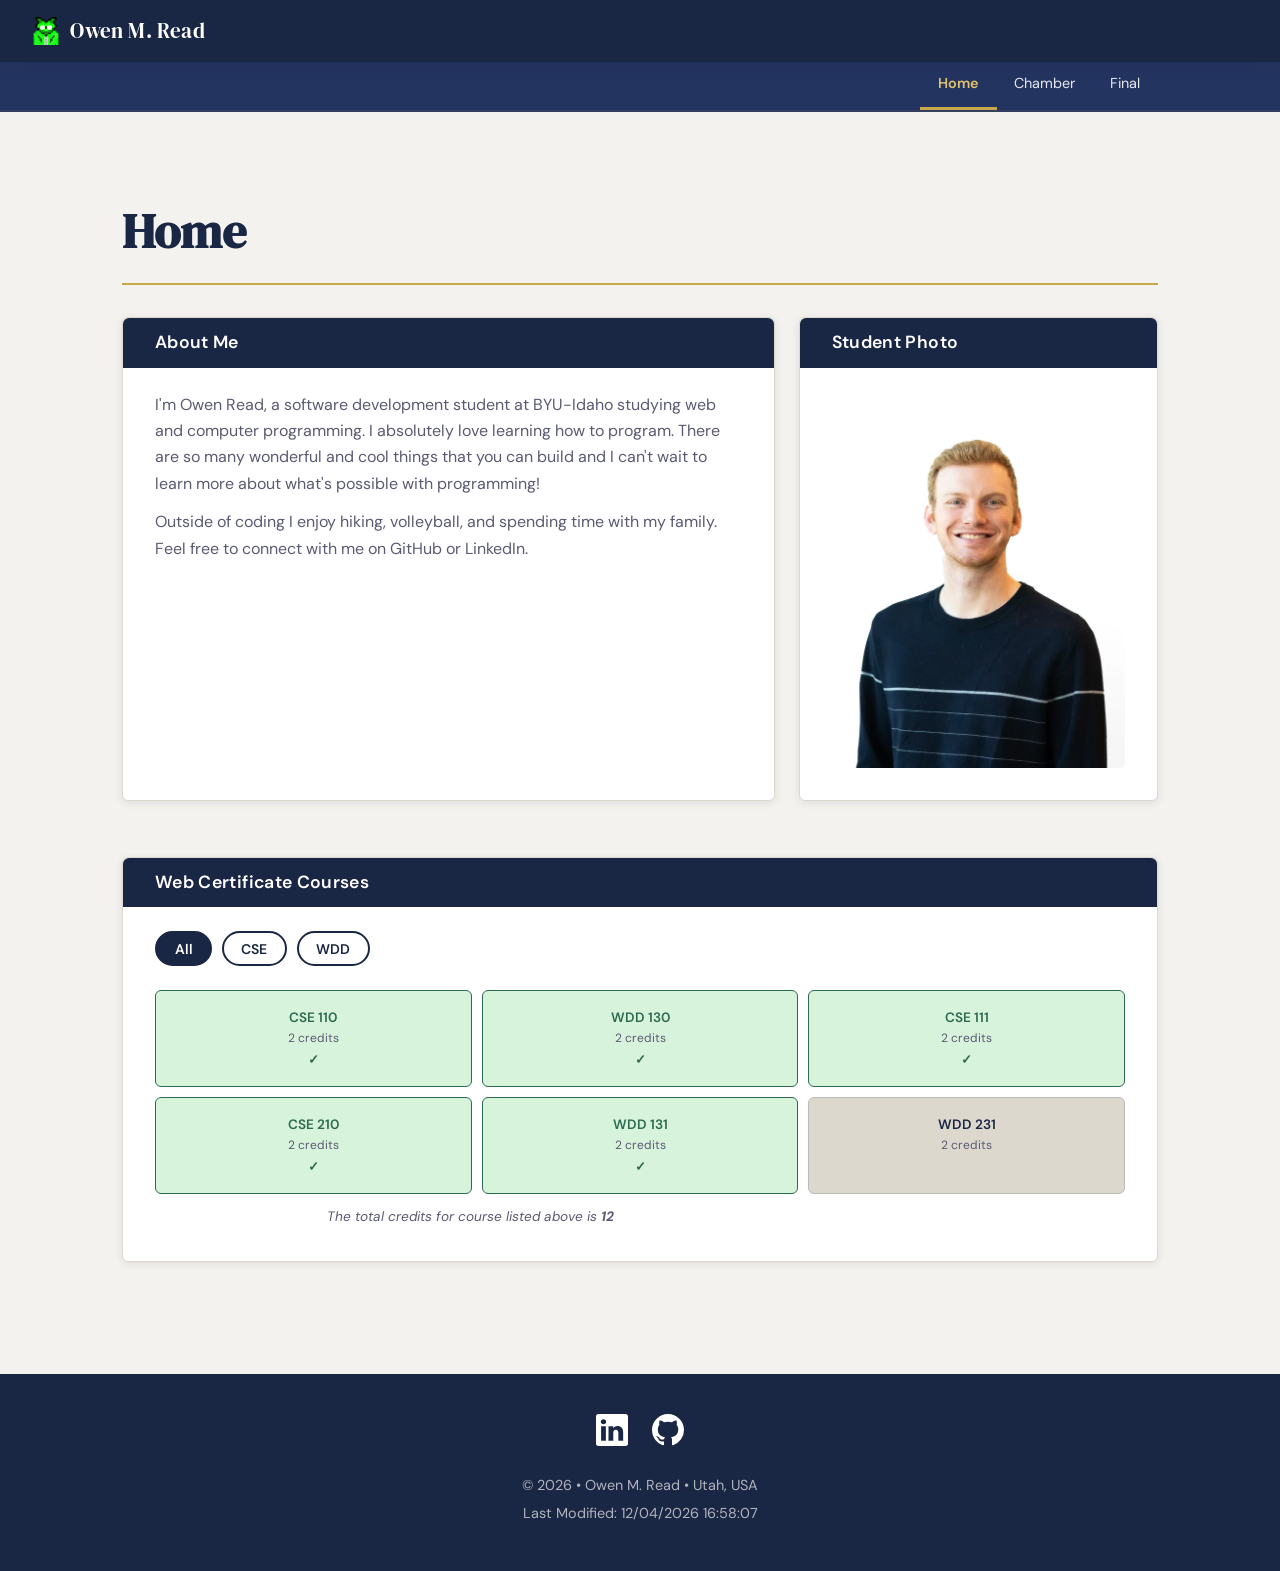
<file: index.html>
<!DOCTYPE html>
<html lang="en">

<head>
    <meta charset="UTF-8">
    <meta name="viewport" content="width=device-width, initial-scale=1.0">
    <meta name="description"
        content="Owen M. Read's WDD 231 course home page showcasing web frontend development skills and coursework at BYU-Idaho.">
    <meta name="author" content="Owen M. Read">
    <title>Owen M. Read | WDD 231</title>
    <link rel="icon" href="favicon.ico">

    <meta property="og:description" content="WDD231 | Owen Read | Welcome to my Web Front End Development Project!">
    <meta property="og:image" content="https://github.com/owenread/wdd231/blob/main/images/og-image.png?raw=true?">
    <meta property="og:title" content="Homepage | WDD231 | Owen Read">

    <link rel="preconnect" href="https://fonts.googleapis.com">
    <link rel="preconnect" href="https://fonts.gstatic.com" crossorigin>
    <link
        href="https://fonts.googleapis.com/css2?family=DM+Sans:ital,opsz,wght@0,9..40,300;0,9..40,400;0,9..40,600;1,9..40,300&family=DM+Serif+Display:ital@0;1&display=swap"
        rel="stylesheet">

    <link rel="stylesheet" href="styles/normalize.css">
    <link rel="stylesheet" href="styles/small.css">
    <link rel="stylesheet" href="styles/larger.css">


    <script src="scripts/navigation.js" defer></script>
    <script src="scripts/date.js" defer></script>
    <script src="scripts/course.js" defer></script>
</head>

<body>
    <header>
        <div class="header-brand">
            <img src="favicon.ico" alt="Site logo" width="32" height="32">
            <span>Owen M. Read</span>
        </div>
        <button id="nav-button" class="hamburger" aria-label="Toggle navigation" aria-expanded="false"></button>
    </header>

    <nav id="nav-bar" class="navigation" aria-label="Main navigation">
        <ul>
            <li class="current"><a href="index.html">Home</a></li>
            <li><a href="chamber/index.html">Chamber</a></li>
            <li><a href="final/index.html">Final</a></li>
        </ul>
    </nav>

    <main>
        <h1>Home</h1>

        <div class="top-row">
            <section class="section-about">
                <h2>About Me</h2>
                <p>I'm Owen Read, a software development student at BYU-Idaho studying web and computer programming. I
                    absolutely love
                    learning how to program. There are so many wonderful and cool things that you can build and I can't
                    wait to learn
                    more about what's possible with programming! </p>
                <p>Outside of coding I enjoy hiking, volleyball, and spending time with my family. Feel free to connect
                    with me on
                    GitHub or LinkedIn.</p>
            </section>

            <section class="section-photo">
                <h2>Student Photo</h2>
                <img src="images/profile.webp" alt="Owen M. Read" width="600" height="769">
            </section>
        </div>

        <section class="section-certifications">
            <h2>Web Certificate Courses</h2>
            <div class="filter-buttons" role="group" aria-label="Filter courses by department">
                <button class="filter-btn active" data-filter="all">All</button>
                <button class="filter-btn" data-filter="CSE">CSE</button>
                <button class="filter-btn" data-filter="WDD">WDD</button>
            </div>
            <div id="course-cards" class="course-grid" aria-live="polite"></div>
            <p class="credit-total">The total credits for course listed above is <strong id="credit-total">0</strong>
            </p>
        </section>
        <dialog id="course-modal">
            <button id="modal-close" aria-label="Close modal">&times;</button>
            <div id="modal-content"></div>
        </dialog>
    </main>

    <footer>
        <div class="social-icons">
            <a href="https://www.linkedin.com/in/owen-read-2b4b21265/" target="_blank" rel="noopener noreferrer"
                aria-label="LinkedIn profile">
                <img src="images/linkedin.svg" alt="LinkedIn" width="32" height="32">
            </a>
            <a href="https://github.com/owenread" target="_blank" rel="noopener noreferrer" aria-label="GitHub profile">
                <img src="images/github.svg" alt="GitHub" width="32" height="32">
            </a>
        </div>
        <p>&copy; <span id="current-year"></span> &bull; Owen M. Read &bull; Utah, USA</p>
        <p id="last-modified">Last Modification: </p>
    </footer>

</body>

</html>
</file>
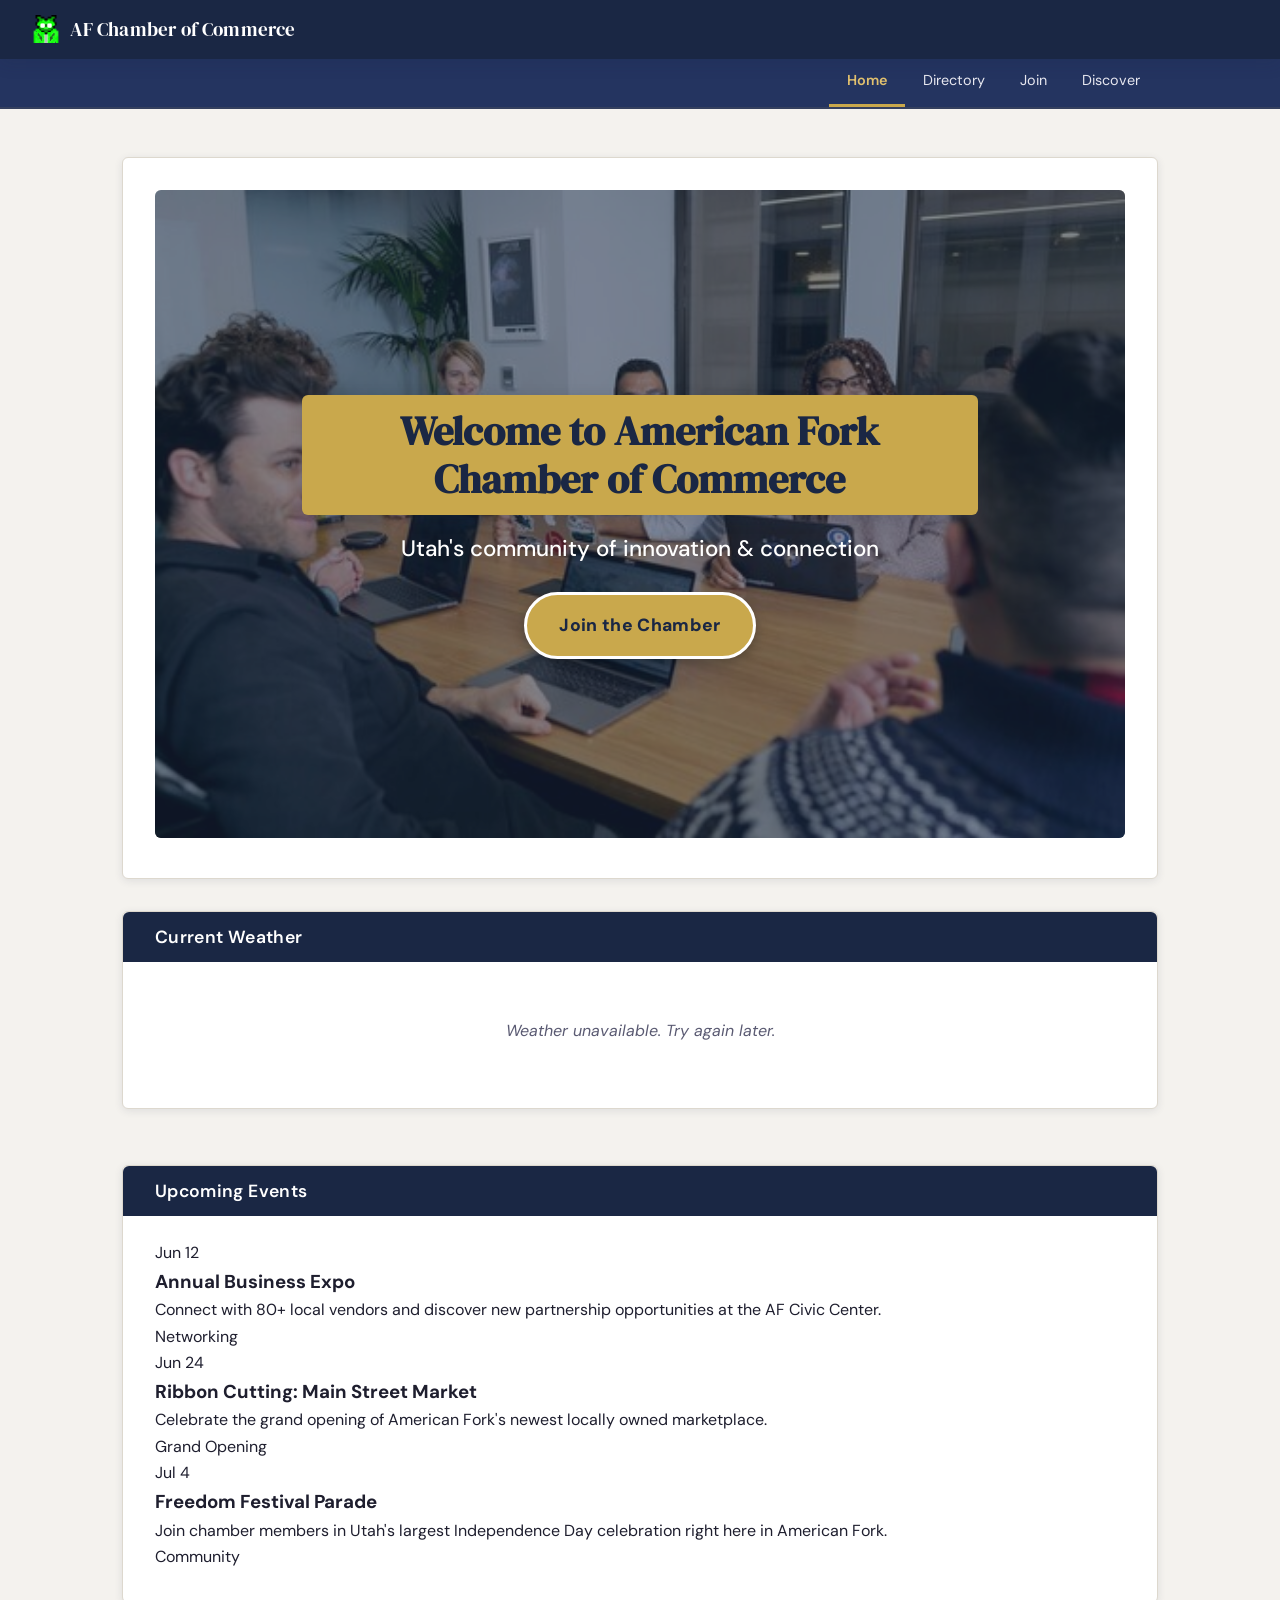
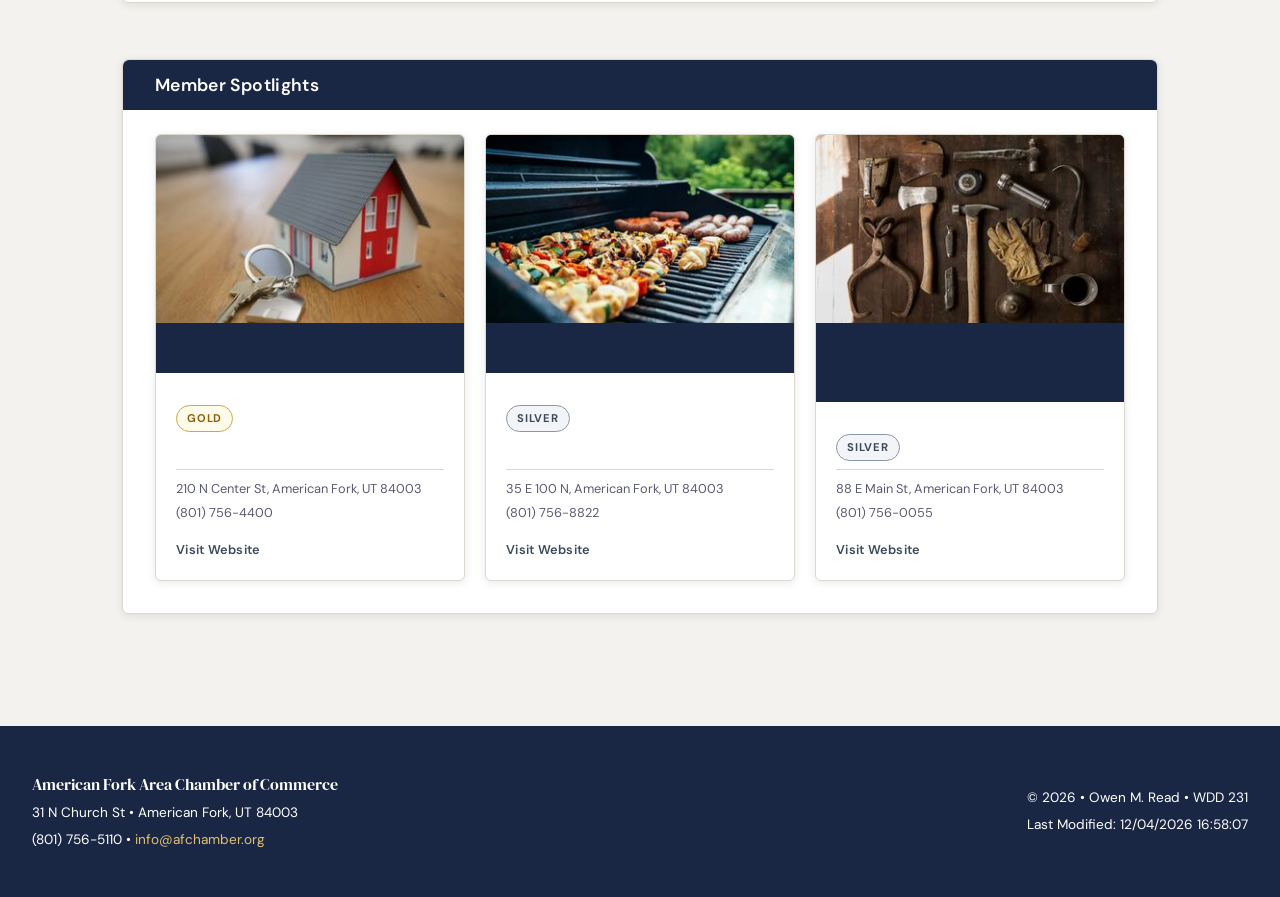
<file: chamber/index.html>
<!DOCTYPE html>
<html lang="en">

<head>
    <meta charset="UTF-8">
    <meta name="viewport" content="width=device-width, initial-scale=1.0">
    <meta name="description"
        content="Welcome to the American Fork Area Chamber of Commerce. Discover local businesses, community events, and join a thriving business network.">
    <meta name="author" content="Owen M. Read">
    <title>Home | American Fork Chamber of Commerce</title>
    <link rel="icon" href="images/favicon.ico">

    <meta property="og:title" content="Home | American Fork Chamber of Commerce">
    <meta property="og:description"
        content="Welcome to the American Fork Area Chamber of Commerce. Discover local businesses, community events, and join a thriving business network.">
    <meta property="og:image" content="https://owenread.github.io/wdd231/chamber/images/commerce.jpg">
    <meta property="og:url" content="https://owenread.github.io/wdd231/chamber/index.html">

    <link rel="preconnect" href="https://fonts.googleapis.com">
    <link rel="preconnect" href="https://fonts.gstatic.com" crossorigin>
    <link
        href="https://fonts.googleapis.com/css2?family=DM+Sans:ital,opsz,wght@0,9..40,300;0,9..40,400;0,9..40,600;1,9..40,300&family=DM+Serif+Display:ital@0;1&display=swap"
        rel="stylesheet">

    <link rel="stylesheet" href="styles/normalize.css">
    <link rel="stylesheet" href="styles/small.css">
    <link rel="stylesheet" href="styles/larger.css">

    <script src="scripts/navigation.js" defer></script>
    <script src="scripts/date.js" defer></script>
    <script src="scripts/weather.js" defer></script>
    <script src="scripts/directory.js" defer></script>
</head>

<body>
    <header>
        <div class="header-brand">
            <img src="images/favicon.ico" alt="American Fork Chamber logo" width="32" height="32">
            <span>AF Chamber of Commerce</span>
        </div>
        <button id="nav-button" class="hamburger" aria-label="Toggle navigation" aria-expanded="false"></button>
    </header>

    <nav id="nav-bar" class="navigation" aria-label="Main navigation">
        <ul>
            <li class="current"><a href="index.html">Home</a></li>
            <li><a href="directory.html">Directory</a></li>
            <li><a href="join.html">Join</a></li>
            <li><a href="discover.html">Discover</a></li>
        </ul>
    </nav>

    <main>

        <section class="hero-section" aria-label="Welcome banner">
            <div class="hero-img-wrap">
                <img src="images/hero.jpg" alt="American Fork city skyline with Mount Timpanogos in the background"
                    width="1200" height="500" loading="eager" class="hero-img">
                <div class="hero-overlay">
                    <div class="hero-content">
                        <h1 class="hero-title">Welcome to American Fork Chamber of Commerce</h1>
                        <p class="hero-subtitle">Utah's community of innovation &amp; connection</p>
                        <a href="join.html" class="cta-btn" aria-label="Join the Chamber of Commerce">
                            Join the Chamber
                        </a>
                    </div>
                </div>
            </div>
        </section>

        <div class="home-grid">

            <section class="weather-section" aria-labelledby="weather-heading">
                <h2 id="weather-heading">Current Weather</h2>
                <div id="weather-display" class="weather-body">
                    <p class="loading-msg">Loading weather&hellip;</p>
                </div>
            </section>

            <section class="events-section" aria-labelledby="events-heading">
                <h2 id="events-heading">Upcoming Events</h2>
                <div class="events-body">

                    <article class="event-card">
                        <div class="event-date">
                            <span class="event-month">Jun</span>
                            <span class="event-day">12</span>
                        </div>
                        <div class="event-info">
                            <h3>Annual Business Expo</h3>
                            <p>Connect with 80+ local vendors and discover new partnership opportunities at the AF Civic
                                Center.</p>
                            <span class="event-tag">Networking</span>
                        </div>
                    </article>

                    <article class="event-card">
                        <div class="event-date">
                            <span class="event-month">Jun</span>
                            <span class="event-day">24</span>
                        </div>
                        <div class="event-info">
                            <h3>Ribbon Cutting: Main Street Market</h3>
                            <p>Celebrate the grand opening of American Fork's newest locally owned marketplace.</p>
                            <span class="event-tag">Grand Opening</span>
                        </div>
                    </article>

                    <article class="event-card">
                        <div class="event-date">
                            <span class="event-month">Jul</span>
                            <span class="event-day">4</span>
                        </div>
                        <div class="event-info">
                            <h3>Freedom Festival Parade</h3>
                            <p>Join chamber members in Utah's largest Independence Day celebration right here in
                                American Fork.</p>
                            <span class="event-tag">Community</span>
                        </div>
                    </article>

                </div>
            </section>

            
            <section class="spotlights-section" aria-labelledby="spotlights-heading">
                <h2 id="spotlights-heading">Member Spotlights</h2>
                <div id="spotlights-display" class="spotlights-body">
                    <p class="loading-msg">Loading spotlights&hellip;</p>
                </div>
            </section>

        </div>

    </main>

    <footer>
        <div class="footer-info">
            <p class="footer-name">American Fork Area Chamber of Commerce</p>
            <p>31 N Church St &bull; American Fork, UT 84003</p>
            <p>(801) 756-5110 &bull; <a href="mailto:info@afchamber.org">info@afchamber.org</a></p>
        </div>
        <div class="footer-meta">
            <p>&copy; <span id="current-year"></span> &bull; Owen M. Read &bull; WDD 231</p>
            <p id="last-modified">Last Modified: </p>
        </div>
    </footer>

</body>

</html>
</file>
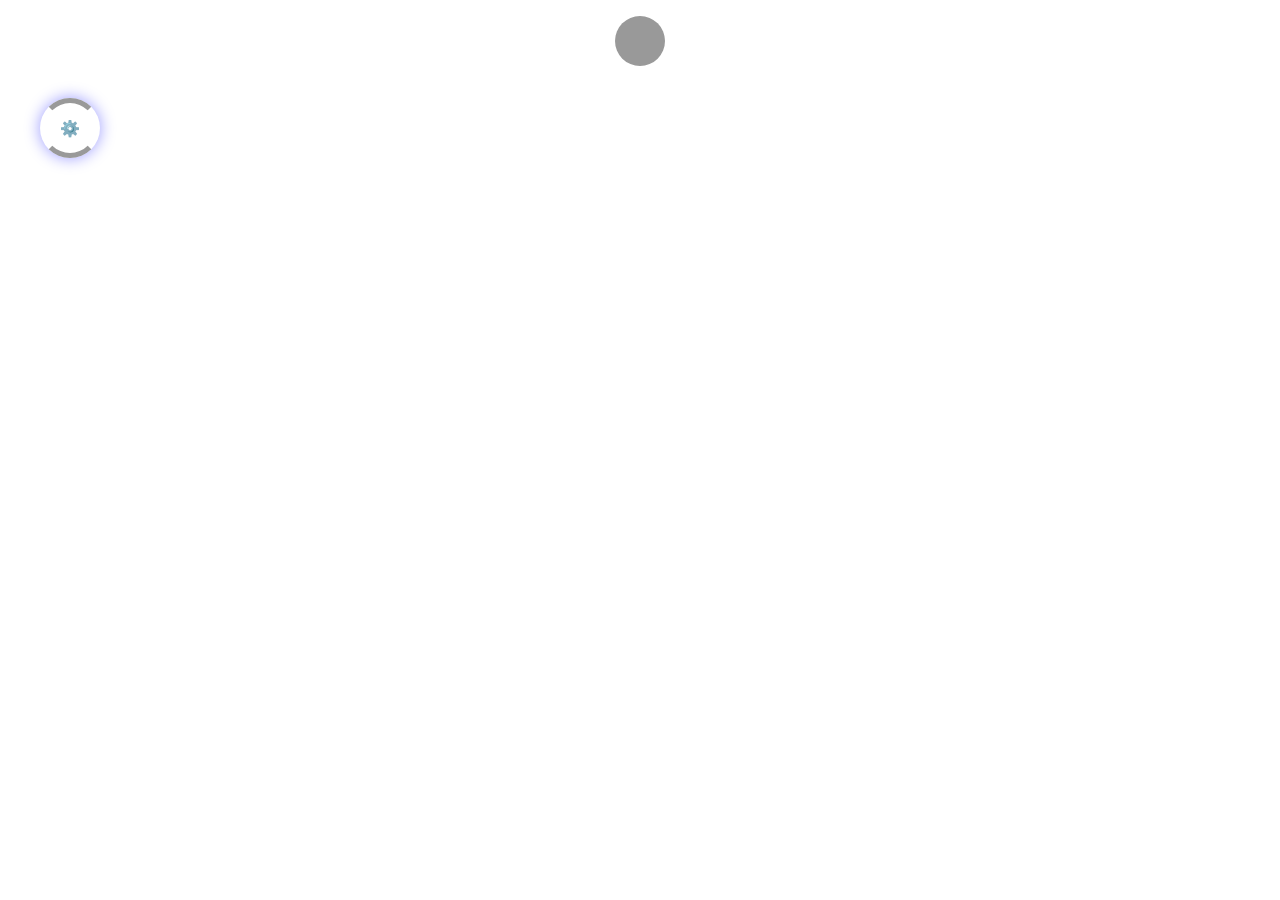
<file: loader-test.html>
<!DOCTYPE html>
<html lang="en">

<head>
    <meta charset="UTF-8">
    <meta name="viewport" content="width=device-width, initial-scale=1.0">
    <title>Document</title>
    <link rel="stylesheet" href="styles/loader-test.css">
</head>

<body>
    <div id="loader-t" class="loader-t"></div>
    <div id="loader"></div>
</body>

</html>
</file>
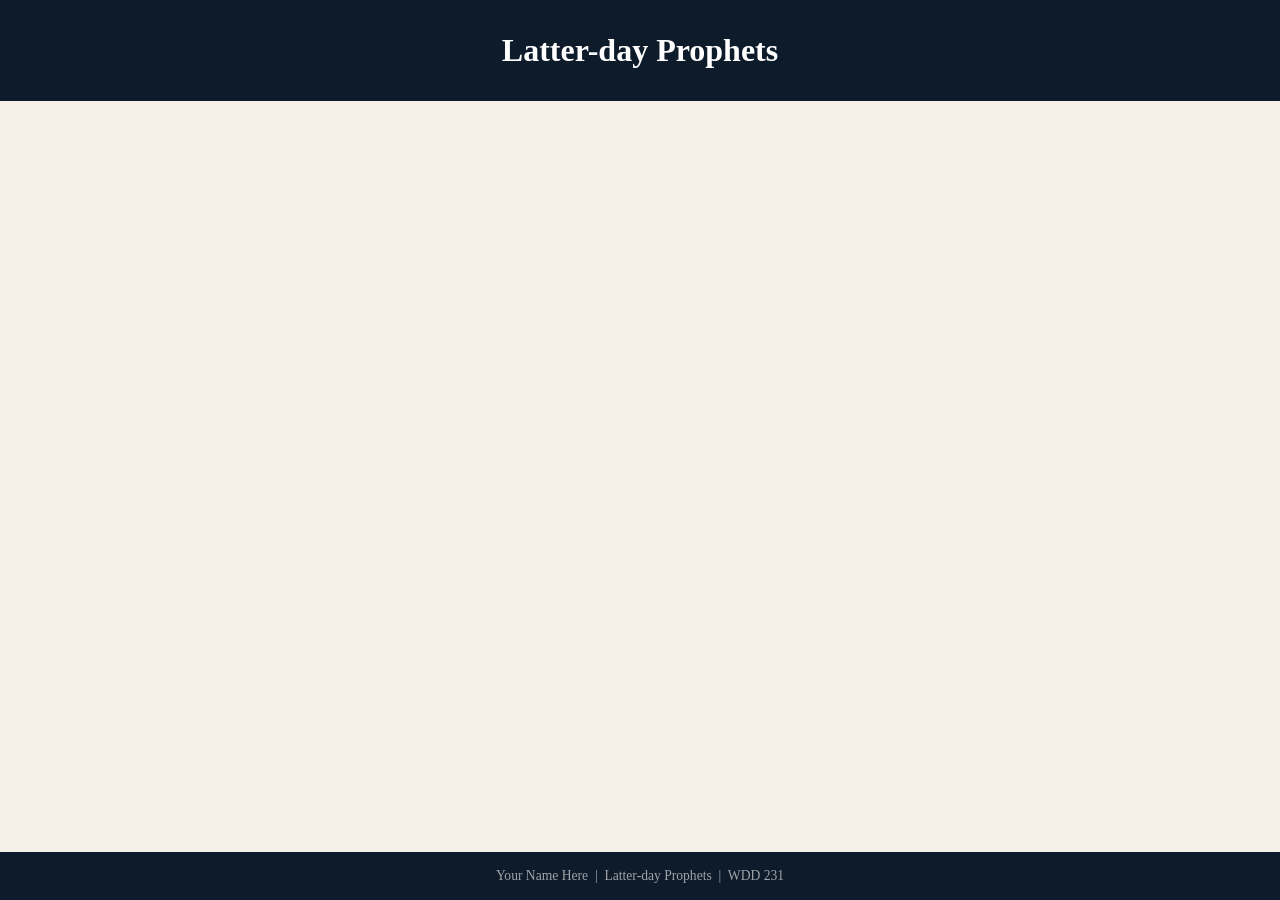
<file: prophets.html>
<!DOCTYPE html>
<html lang="en">

<head>
    <meta charset="UTF-8" />
    <meta name="viewport" content="width=device-width, initial-scale=1.0" />
    <meta name="description" content="Fetch API learning assignment" />
    <title>Latter-day Prophets | Owen Read | WDD 231</title>
    <link rel="preconnect" href="https://fonts.googleapis.com" />
    <link rel="preconnect" href="https://fonts.gstatic.com" crossorigin />
    <link
        href="https://fonts.googleapis.com/css2?family=Cinzel:wght@400;600;700&family=Lato:wght@300;400;700&display=swap"
        rel="stylesheet" />
    <link rel="stylesheet" href="styles/prophets.css" />
    <script src="scripts/prophets.js" defer></script>
</head>

<body>
    <header>
        <h1>Latter-day Prophets</h1>
    </header>

    <main>
        <div id="cards"></div>
    </main>

    <footer>
        <p>Your Name Here &nbsp;|&nbsp; Latter-day Prophets &nbsp;|&nbsp; WDD 231</p>
    </footer>

</html>

<!--  -->
</file>
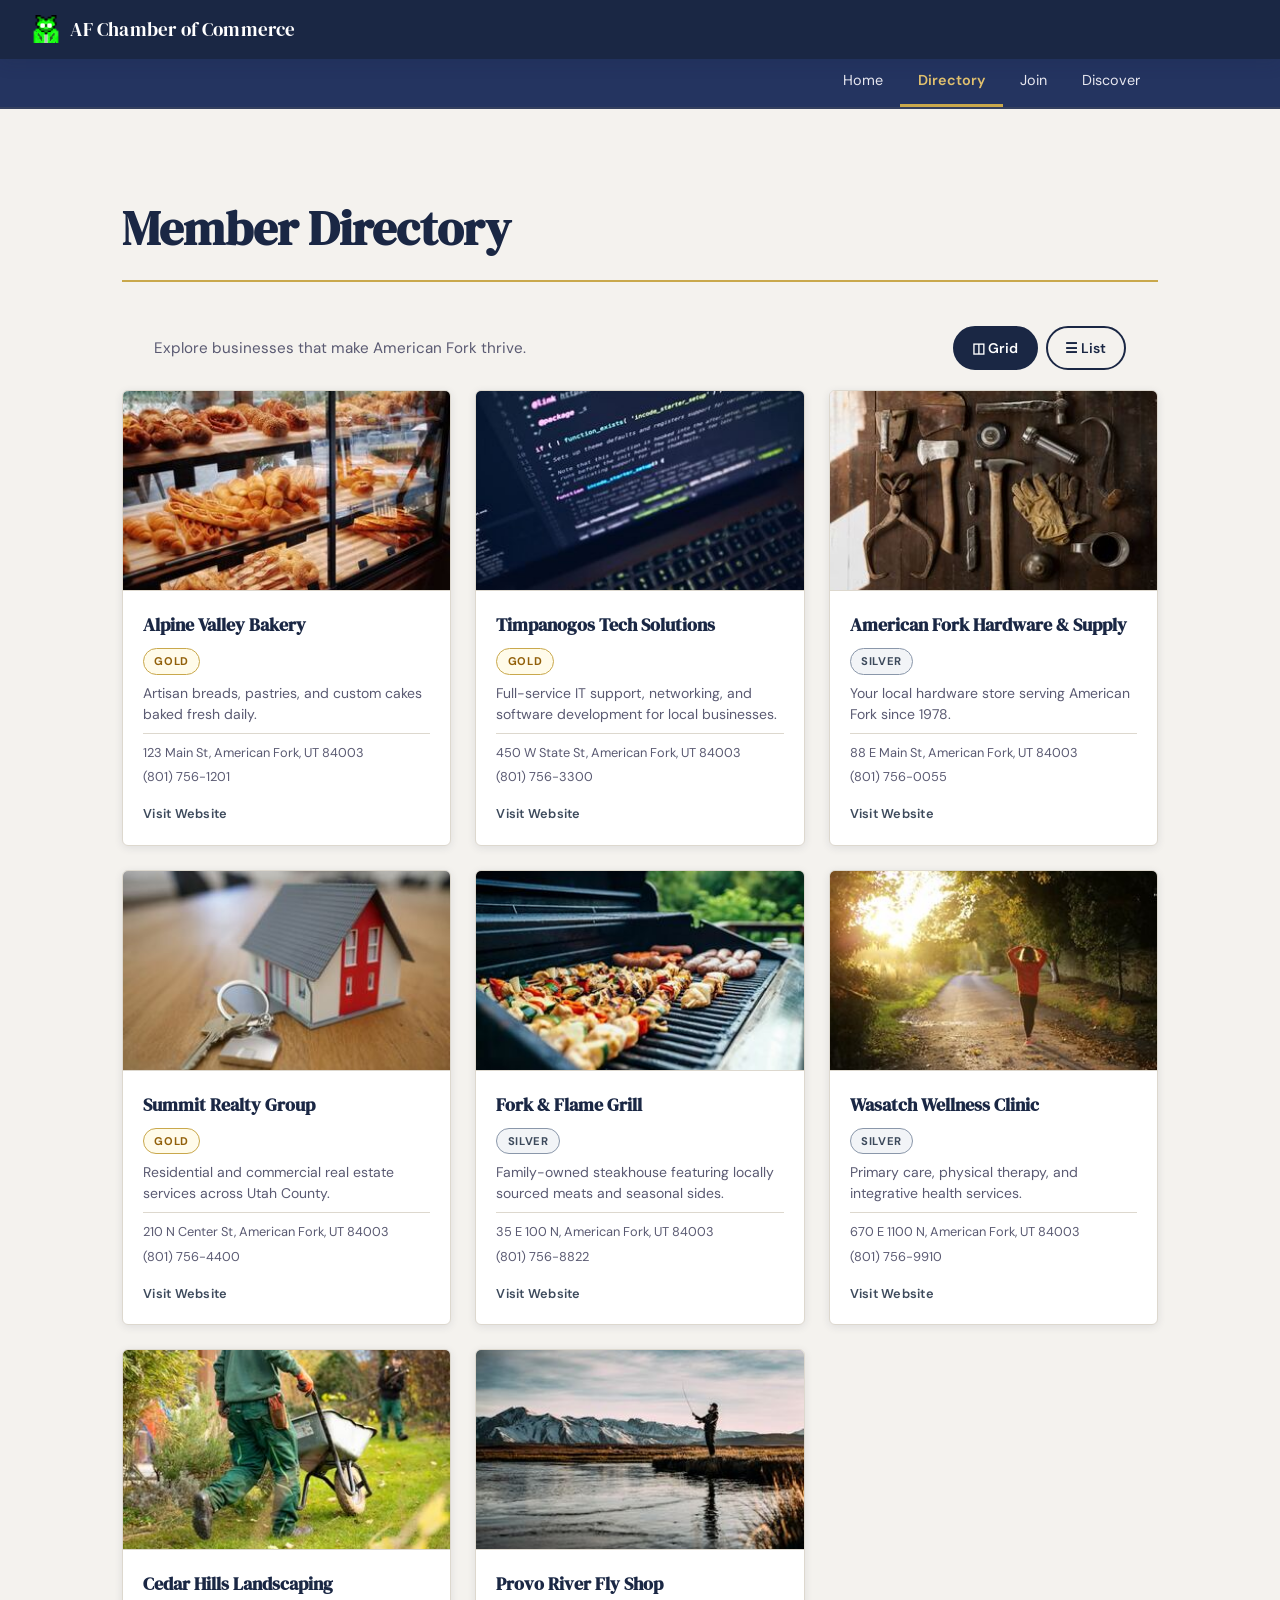
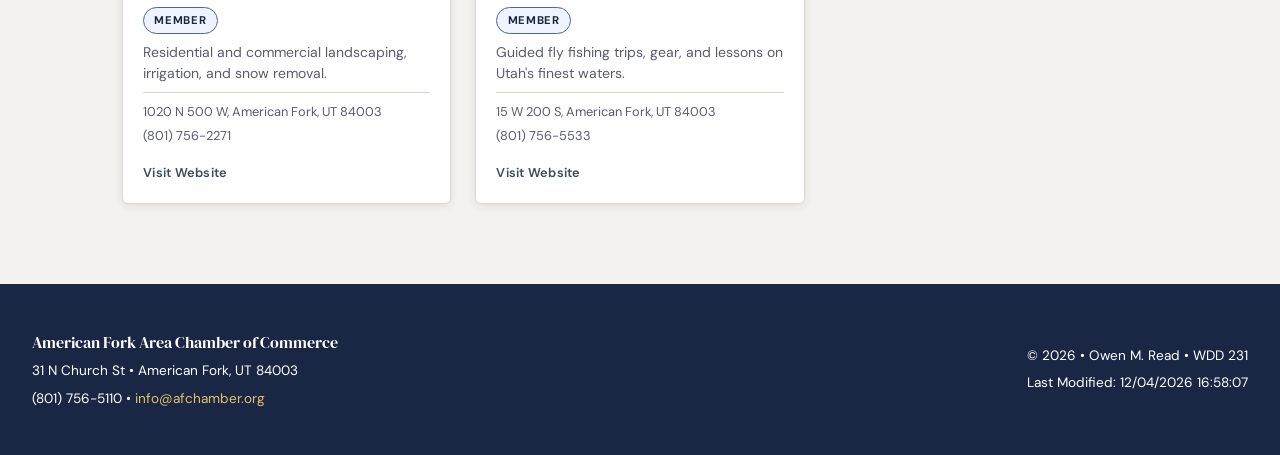
<file: chamber/directory.html>
<!DOCTYPE html>
<html lang="en">

<head>
    <meta charset="UTF-8">
    <meta name="viewport" content="width=device-width, initial-scale=1.0">
    <meta name="description"
        content="Browse member businesses of the American Fork Area Chamber of Commerce. View local companies by name, contact, and membership level.">
    <meta name="author" content="Owen M. Read">
    <title>Member Directory | American Fork Chamber of Commerce</title>
    <link rel="icon" href="images/favicon.ico">

    <meta property="og:title" content="Member Directory | American Fork Chamber of Commerce">
    <meta property="og:description"
        content="Browse member businesses of the American Fork Area Chamber of Commerce. View local companies by name, contact, and membership level.">
    <meta property="og:image" content="https://owenread.github.io/wdd231/chamber/images/commerce.jpg">
    <meta property="og:url" content="https://owenread.github.io/wdd231/chamber/directory.html">

    <link rel="preconnect" href="https://fonts.googleapis.com">
    <link rel="preconnect" href="https://fonts.gstatic.com" crossorigin>
    <link
        href="https://fonts.googleapis.com/css2?family=DM+Sans:ital,opsz,wght@0,9..40,300;0,9..40,400;0,9..40,600;1,9..40,300&family=DM+Serif+Display:ital@0;1&display=swap"
        rel="stylesheet">

    <link rel="stylesheet" href="styles/normalize.css">
    <link rel="stylesheet" href="styles/small.css">
    <link rel="stylesheet" href="styles/larger.css">

    <script src="scripts/navigation.js" defer></script>
    <script src="scripts/date.js" defer></script>
    <script src="scripts/directory.js" defer></script>
</head>

<body>
    <header>
        <div class="header-brand">
            <img src="images/favicon.ico" alt="American Fork Chamber logo" width="32" height="32">
            <span>AF Chamber of Commerce</span>
        </div>
        <button id="nav-button" class="hamburger" aria-label="Toggle navigation" aria-expanded="false"></button>
    </header>

    <nav id="nav-bar" class="navigation" aria-label="Main navigation">
        <ul>
            <li><a href="index.html">Home</a></li>
            <li class="current"><a href="directory.html">Directory</a></li>
            <li><a href="join.html">Join</a></li>
            <li><a href="discover.html">Discover</a></li>
        </ul>
    </nav>

    <main>
        <h1>Member Directory</h1>

        <div class="directory-controls">
            <p>Explore businesses that make American Fork thrive.</p>
            <div class="view-toggle" role="group" aria-label="Toggle directory view">
                <button id="btn-grid" class="view-btn active" aria-pressed="true" title="Grid view">
                    &#9707; Grid
                </button>
                <button id="btn-list" class="view-btn" aria-pressed="false" title="List view">
                    &#9776; List
                </button>
            </div>
        </div>

        <div class="directory-section">
            <div id="member-display" class="member-grid" aria-live="polite">
                <p class="loading-msg">Loading members&hellip;</p>
            </div>
        </div>
    </main>

    <footer>
        <div class="footer-info">
            <p class="footer-name">American Fork Area Chamber of Commerce</p>
            <p>31 N Church St &bull; American Fork, UT 84003</p>
            <p>(801) 756-5110 &bull; <a href="mailto:info@afchamber.org">info@afchamber.org</a></p>
        </div>
        <div class="footer-meta">
            <p>&copy; <span id="current-year"></span> &bull; Owen M. Read &bull; WDD 231</p>
            <p id="last-modified">Last Modified: </p>
        </div>
    </footer>

</body>

</html>
</file>
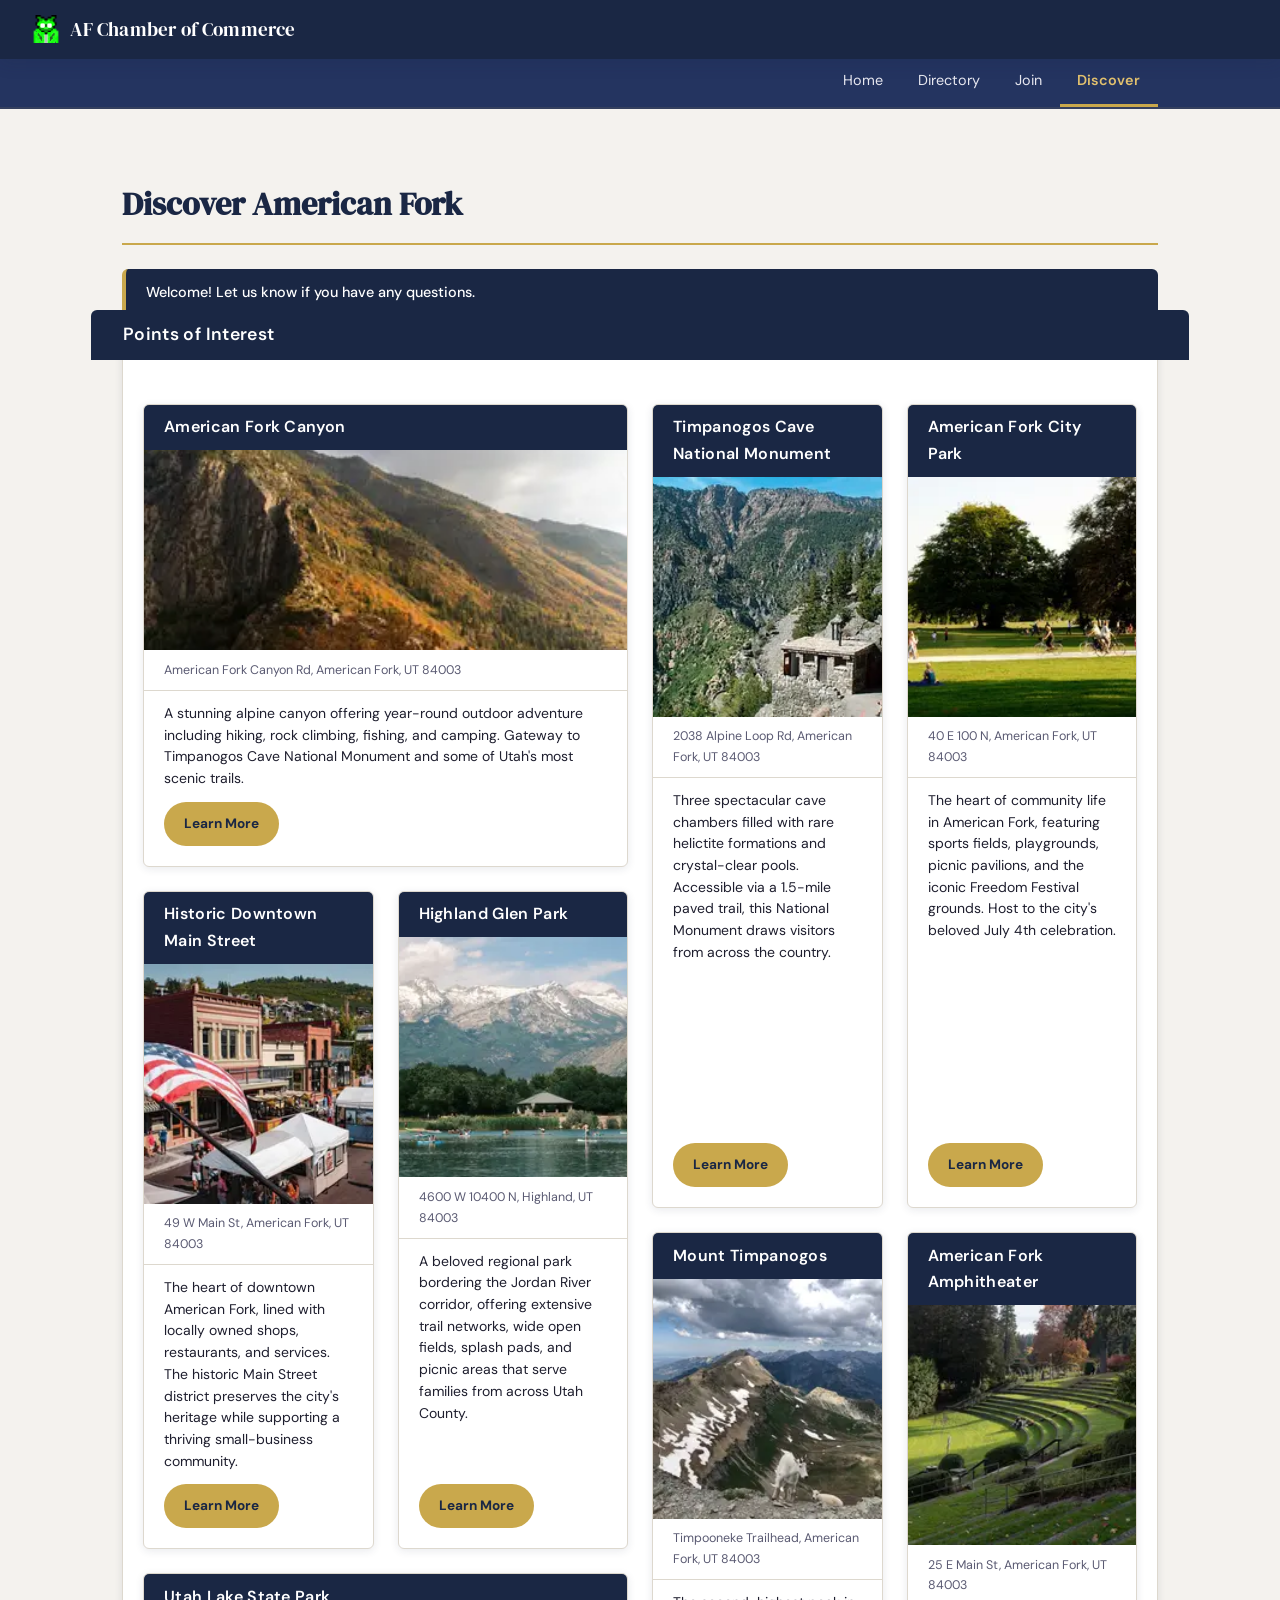
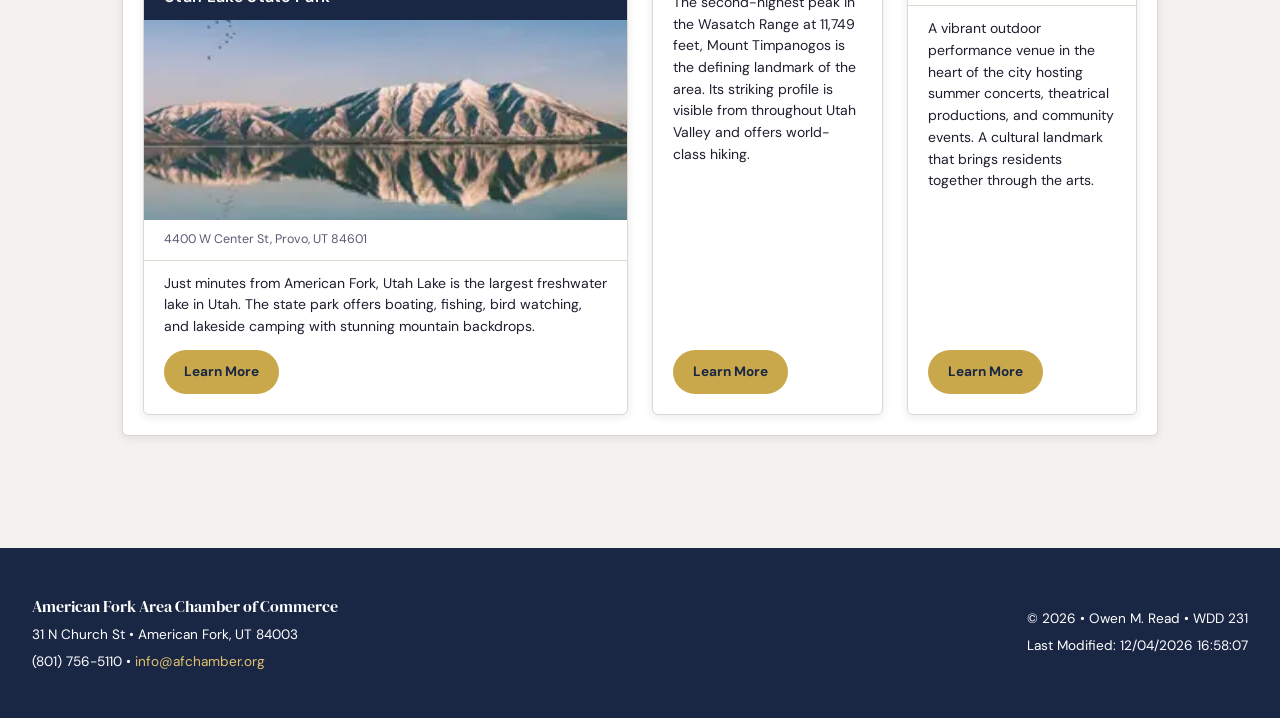
<file: chamber/discover.html>
<!DOCTYPE html>
<html lang="en">

<head>
    <meta charset="UTF-8">
    <meta name="viewport" content="width=device-width, initial-scale=1.0">
    <meta name="description" content="Discover the best of American Fork and the local treasures nearby!">
    <meta name="author" content="Owen M. Read">
    <title>Discover | American Fork Chamber of Commerce</title>
    <link rel="icon" href="images/favicon.ico">

    <meta property="og:title" content="Discover | American Fork Chamber of Commerce">
    <meta property="og:description"
        content="Explore the best of American Fork, Utah — outdoor adventures, community landmarks, and local culture.">
    <meta property="og:image" content="https://owenread.github.io/wdd231/chamber/images/commerce.jpg">
    <meta property="og:url" content="https://owenread.github.io/wdd231/chamber/discover.html">

    <link rel="preconnect" href="https://fonts.googleapis.com">
    <link rel="preconnect" href="https://fonts.gstatic.com" crossorigin>
    <link
        href="https://fonts.googleapis.com/css2?family=DM+Sans:ital,opsz,wght@0,9..40,300;0,9..40,400;0,9..40,600;1,9..40,300&family=DM+Serif+Display:ital@0;1&display=swap"
        rel="stylesheet">

    <link rel="stylesheet" href="styles/normalize.css">
    <link rel="stylesheet" href="styles/small.css">
    <link rel="stylesheet" href="styles/larger.css">

    <script src="scripts/navigation.js" defer></script>
    <script src="scripts/date.js" defer></script>
    <script type="module" src="scripts/discover.js"></script>
</head>

<body>
    <header>
        <div class="header-brand">
            <img src="images/favicon.ico" alt="American Fork Chamber logo" width="32" height="32">
            <span>AF Chamber of Commerce</span>
        </div>
        <button id="nav-button" class="hamburger" aria-label="Toggle navigation" aria-expanded="false"></button>
    </header>

    <nav id="nav-bar" class="navigation" aria-label="Main navigation">
        <ul>
            <li><a href="index.html">Home</a></li>
            <li><a href="directory.html">Directory</a></li>
            <li><a href="join.html">Join</a></li>
            <li class="current"><a href="discover.html">Discover</a></li>
        </ul>
    </nav>

    <main>
        <h1 class="page-heading">Discover American Fork</h1>

        <div class="visit-banner" aria-live="polite">
            <p id="visit-message"></p>
        </div>

        <section class="discover-section" aria-labelledby="discover-heading">
            <h2 id="discover-heading">Points of Interest</h2>
            <div id="discover-grid" class="discover-grid">
                <!-- Cards injected by discover.js -->
            </div>
        </section>
    </main>

    <footer>
        <div class="footer-info">
            <p class="footer-name">American Fork Area Chamber of Commerce</p>
            <p>31 N Church St &bull; American Fork, UT 84003</p>
            <p>(801) 756-5110 &bull; <a href="mailto:info@afchamber.org">info@afchamber.org</a></p>
        </div>
        <div class="footer-meta">
            <p>&copy; <span id="current-year"></span> &bull; Owen M. Read &bull; WDD 231</p>
            <p id="last-modified">Last Modified: </p>
        </div>
    </footer>

</body>

</html>
</file>
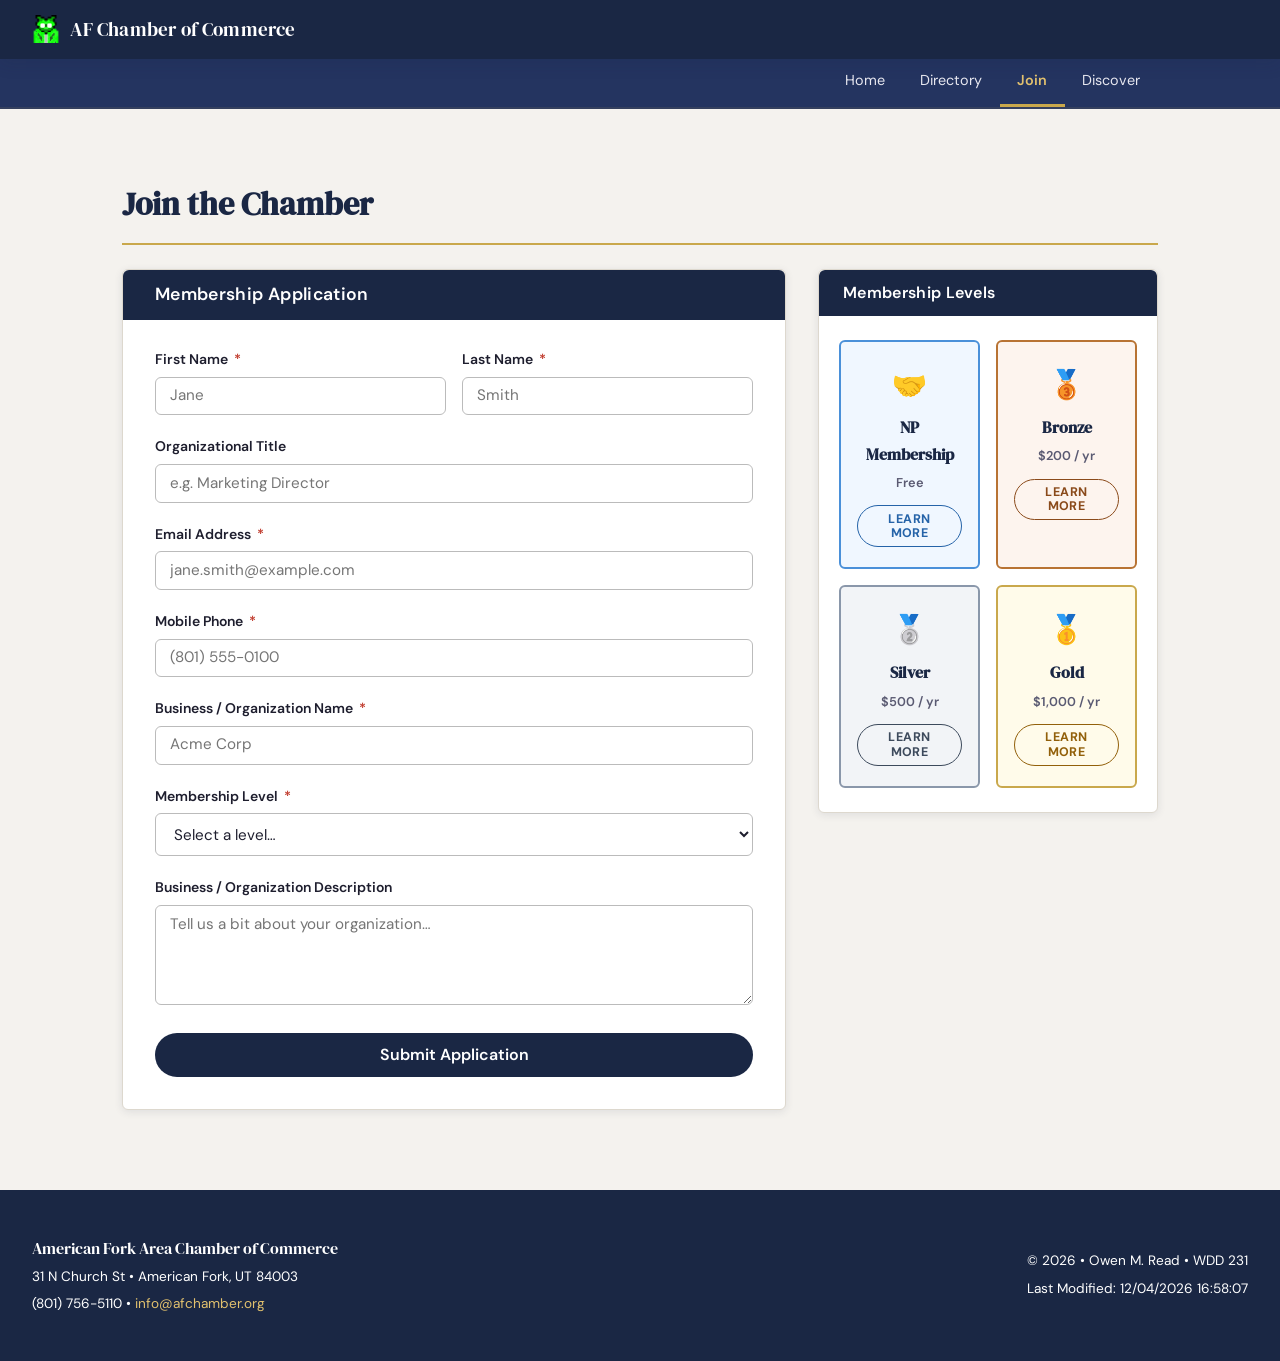
<file: chamber/join.html>
<!DOCTYPE html>
<html lang="en">

<head>
    <meta charset="UTF-8">
    <meta name="viewport" content="width=device-width, initial-scale=1.0">
    <meta name="description"
        content="Join the American Fork Area Chamber of Commerce. Choose a membership level and apply online today.">
    <meta name="author" content="Owen M. Read">
    <title>Join | American Fork Chamber of Commerce</title>
    <link rel="icon" href="images/favicon.ico">

    <meta property="og:title" content="Join | American Fork Chamber of Commerce">
    <meta property="og:description"
        content="Join the American Fork Area Chamber of Commerce. Choose a membership level and apply online today.">
    <meta property="og:image" content="https://owenread.github.io/wdd231/chamber/images/commerce.jpg">
    <meta property="og:url" content="https://owenread.github.io/wdd231/chamber/join.html">

    <link rel="preconnect" href="https://fonts.googleapis.com">
    <link rel="preconnect" href="https://fonts.gstatic.com" crossorigin>
    <link
        href="https://fonts.googleapis.com/css2?family=DM+Sans:ital,opsz,wght@0,9..40,300;0,9..40,400;0,9..40,600;1,9..40,300&family=DM+Serif+Display:ital@0;1&display=swap"
        rel="stylesheet">

    <link rel="stylesheet" href="styles/normalize.css">
    <link rel="stylesheet" href="styles/small.css">
    <link rel="stylesheet" href="styles/larger.css">

    <script src="scripts/navigation.js" defer></script>
    <script src="scripts/date.js" defer></script>
    <script src="scripts/join.js" defer></script>
</head>

<body>
    <header>
        <div class="header-brand">
            <img src="images/favicon.ico" alt="American Fork Chamber logo" width="32" height="32">
            <span>AF Chamber of Commerce</span>
        </div>
        <button id="nav-button" class="hamburger" aria-label="Toggle navigation" aria-expanded="false"></button>
    </header>

    <nav id="nav-bar" class="navigation" aria-label="Main navigation">
        <ul>
            <li><a href="index.html">Home</a></li>
            <li><a href="directory.html">Directory</a></li>
            <li class="current"><a href="join.html">Join</a></li>
            <li><a href="discover.html">Discover</a></li>
        </ul>
    </nav>

    <main>
        <h1 class="page-heading">Join the Chamber</h1>

        <div class="join-layout">

            <div class="form-section">
                <h2>Membership Application</h2>

                <form action="thankyou.html" method="get">

                    <div class="form-row">
                        <div class="form-group">
                            <label for="first-name">
                                First Name <span class="required-star" aria-hidden="true">*</span>
                            </label>
                            <input type="text" id="first-name" name="firstName" title="Enter your first name"
                                autocomplete="given-name" required placeholder="Jane">
                        </div>

                        <div class="form-group">
                            <label for="last-name">
                                Last Name <span class="required-star" aria-hidden="true">*</span>
                            </label>
                            <input type="text" id="last-name" name="lastName" title="Enter your last name"
                                autocomplete="family-name" required placeholder="Smith">
                        </div>
                    </div>

                    <div class="form-group">
                        <label for="org-title">
                            Organizational Title
                        </label>
                        <input type="text" id="org-title" name="orgTitle"
                            title="Enter your title within your organization (letters, hyphens, spaces, minimum 7 characters)"
                            autocomplete="organization-title" pattern="[A-Za-z\- ]{7,}"
                            placeholder="e.g. Marketing Director">
                    </div>

                    <div class="form-group">
                        <label for="email">
                            Email Address <span class="required-star" aria-hidden="true">*</span>
                        </label>
                        <input type="email" id="email" name="email" title="Enter a valid email address"
                            autocomplete="email" required placeholder="jane.smith@example.com">
                    </div>

                    <div class="form-group">
                        <label for="phone">
                            Mobile Phone <span class="required-star" aria-hidden="true">*</span>
                        </label>
                        <input type="tel" id="phone" name="phone" title="Enter your mobile phone number"
                            autocomplete="tel" required placeholder="(801) 555-0100">
                    </div>

                    <div class="form-group">
                        <label for="org-name">
                            Business / Organization Name <span class="required-star" aria-hidden="true">*</span>
                        </label>
                        <input type="text" id="org-name" name="orgName"
                            title="Enter the name of your business or organization" autocomplete="organization" required
                            placeholder="Acme Corp">
                    </div>

                    <div class="form-group">
                        <label for="membership-level">
                            Membership Level <span class="required-star" aria-hidden="true">*</span>
                        </label>
                        <select id="membership-level" name="membershipLevel" title="Select a membership level" required>
                            <option value="" disabled selected>Select a level…</option>
                            <option value="np">NP Membership — Non-profit (Free)</option>
                            <option value="bronze">Bronze Membership</option>
                            <option value="silver">Silver Membership</option>
                            <option value="gold">Gold Membership</option>
                        </select>
                    </div>

                    <div class="form-group">
                        <label for="org-description">
                            Business / Organization Description
                        </label>
                        <textarea id="org-description" name="orgDescription"
                            title="Briefly describe your business or organization"
                            placeholder="Tell us a bit about your organization…"></textarea>
                    </div>

                    <input type="hidden" id="timestamp" name="timestamp">

                    <input type="submit" class="form-submit" value="Submit Application">
                </form>
            </div>

            <section class="membership-section" aria-labelledby="membership-heading">
                <h2 id="membership-heading">Membership Levels</h2>

                <div class="membership-cards">

                    <div class="membership-card np-card">
                        <div class="membership-card-icon">🤝</div>
                        <div class="membership-card-title">NP Membership</div>
                        <div class="membership-card-price">Free</div>
                        <button class="membership-card-link" aria-haspopup="dialog" data-modal="modal-np">Learn
                            More</button>
                    </div>

                    <div class="membership-card bronze-card">
                        <div class="membership-card-icon">🥉</div>
                        <div class="membership-card-title">Bronze</div>
                        <div class="membership-card-price">$200 / yr</div>
                        <button class="membership-card-link" aria-haspopup="dialog" data-modal="modal-bronze">Learn
                            More</button>
                    </div>

                    <div class="membership-card silver-card">
                        <div class="membership-card-icon">🥈</div>
                        <div class="membership-card-title">Silver</div>
                        <div class="membership-card-price">$500 / yr</div>
                        <button class="membership-card-link" aria-haspopup="dialog" data-modal="modal-silver">Learn
                            More</button>
                    </div>

                    <div class="membership-card gold-card">
                        <div class="membership-card-icon">🥇</div>
                        <div class="membership-card-title">Gold</div>
                        <div class="membership-card-price">$1,000 / yr</div>
                        <button class="membership-card-link" aria-haspopup="dialog" data-modal="modal-gold">Learn
                            More</button>
                    </div>

                </div>
            </section>

        </div>

    </main>


    <div class="modal-overlay" id="modal-np" role="dialog" aria-modal="true" aria-labelledby="modal-np-title">
        <div class="modal">
            <button class="modal-close" aria-label="Close dialog">&times;</button>
            <h2 class="modal-title" id="modal-np-title">NP Membership</h2>
            <p class="modal-price">Free — for qualifying non-profit organizations</p>
            <ul class="modal-benefits">
                <li>Chamber directory listing</li>
                <li>Access to monthly networking events</li>
                <li>Member-only newsletter &amp; announcements</li>
                <li>Ribbon cutting ceremony support</li>
                <li>Referrals from the chamber office</li>
            </ul>
        </div>
    </div>

    <div class="modal-overlay" id="modal-bronze" role="dialog" aria-modal="true" aria-labelledby="modal-bronze-title">
        <div class="modal">
            <button class="modal-close" aria-label="Close dialog">&times;</button>
            <h2 class="modal-title" id="modal-bronze-title">Bronze Membership</h2>
            <p class="modal-price">$200 per year</p>
            <ul class="modal-benefits">
                <li>All NP Membership benefits</li>
                <li>10% discount on chamber events</li>
                <li>Basic website listing with logo</li>
                <li>One free training session per year</li>
                <li>Business profile in printed directory</li>
            </ul>
        </div>
    </div>

    <div class="modal-overlay" id="modal-silver" role="dialog" aria-modal="true" aria-labelledby="modal-silver-title">
        <div class="modal">
            <button class="modal-close" aria-label="Close dialog">&times;</button>
            <h2 class="modal-title" id="modal-silver-title">Silver Membership</h2>
            <p class="modal-price">$500 per year</p>
            <ul class="modal-benefits">
                <li>All Bronze Membership benefits</li>
                <li>20% discount on all chamber events</li>
                <li>Homepage spotlight rotation eligibility</li>
                <li>Three free training sessions per year</li>
                <li>Social media feature (once per quarter)</li>
                <li>Priority event registration</li>
            </ul>
        </div>
    </div>

    <div class="modal-overlay" id="modal-gold" role="dialog" aria-modal="true" aria-labelledby="modal-gold-title">
        <div class="modal">
            <button class="modal-close" aria-label="Close dialog">&times;</button>
            <h2 class="modal-title" id="modal-gold-title">Gold Membership</h2>
            <p class="modal-price">$1,000 per year</p>
            <ul class="modal-benefits">
                <li>All Silver Membership benefits</li>
                <li>Complimentary event admission (up to 4 events/yr)</li>
                <li>Guaranteed homepage spotlight placement</li>
                <li>Unlimited training sessions</li>
                <li>Monthly social media feature</li>
                <li>Premium ad placement in newsletter</li>
                <li>Named sponsor recognition at annual expo</li>
            </ul>
        </div>
    </div>

    <footer>
        <div class="footer-info">
            <p class="footer-name">American Fork Area Chamber of Commerce</p>
            <p>31 N Church St &bull; American Fork, UT 84003</p>
            <p>(801) 756-5110 &bull; <a href="mailto:info@afchamber.org">info@afchamber.org</a></p>
        </div>
        <div class="footer-meta">
            <p>&copy; <span id="current-year"></span> &bull; Owen M. Read &bull; WDD 231</p>
            <p id="last-modified">Last Modified: </p>
        </div>
    </footer>

</body>

</html>
</file>
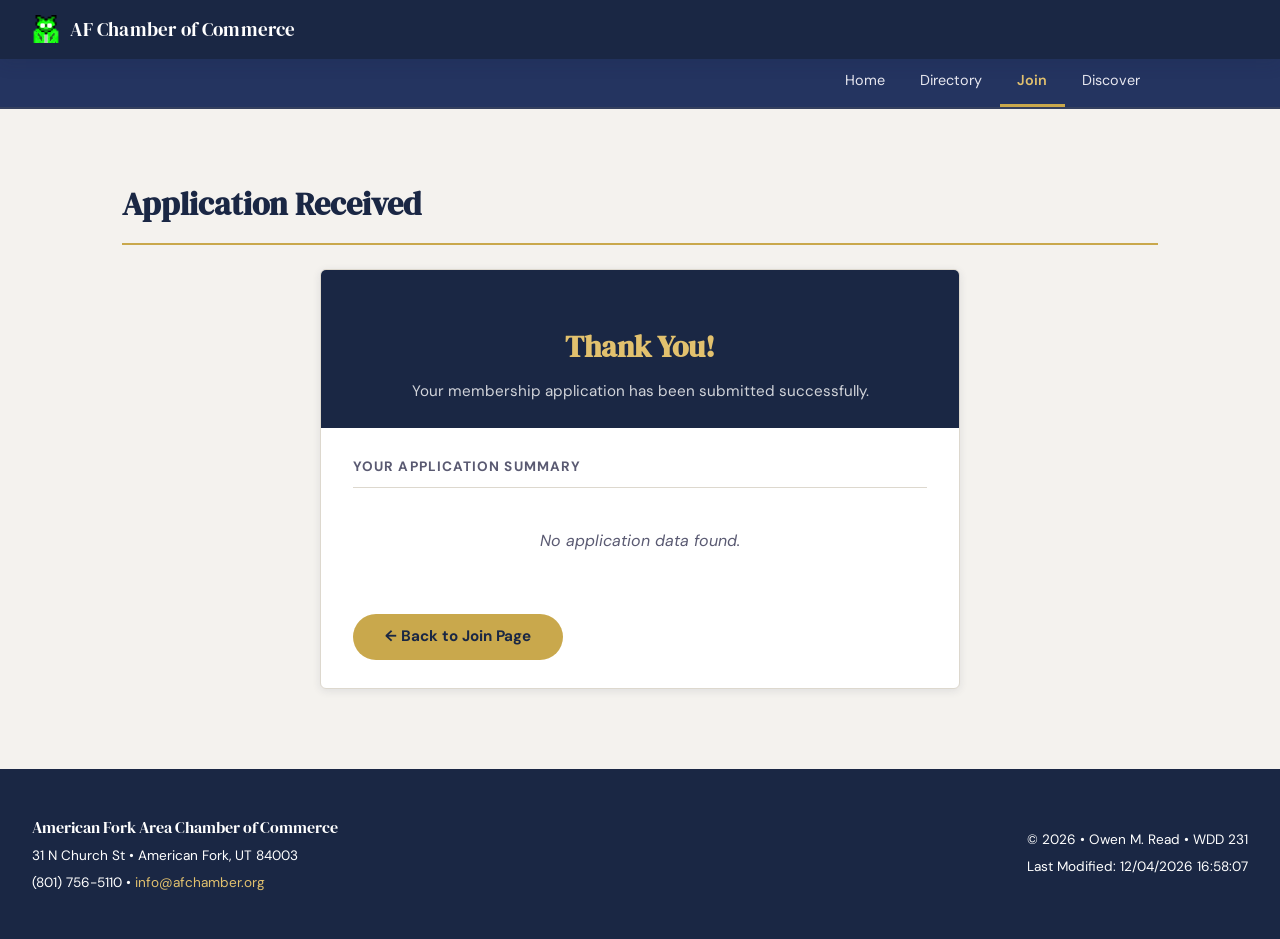
<file: chamber/thank-you.html>
<!DOCTYPE html>
<html lang="en">

<head>
    <meta charset="UTF-8">
    <meta name="viewport" content="width=device-width, initial-scale=1.0">
    <meta name="description" content="Thank you for applying to join the American Fork Area Chamber of Commerce.">
    <meta name="author" content="Owen M. Read">
    <title>Thank You | American Fork Chamber of Commerce</title>
    <link rel="icon" href="images/favicon.ico">

    <link rel="preconnect" href="https://fonts.googleapis.com">
    <link rel="preconnect" href="https://fonts.gstatic.com" crossorigin>
    <link
        href="https://fonts.googleapis.com/css2?family=DM+Sans:ital,opsz,wght@0,9..40,300;0,9..40,400;0,9..40,600;1,9..40,300&family=DM+Serif+Display:ital@0;1&display=swap"
        rel="stylesheet">

    <link rel="stylesheet" href="styles/normalize.css">
    <link rel="stylesheet" href="styles/small.css">
    <link rel="stylesheet" href="styles/larger.css">

    <script src="scripts/navigation.js" defer></script>
    <script src="scripts/date.js" defer></script>
    <script src="scripts/thank-you.js" defer></script>
</head>

<body>
    <header>
        <div class="header-brand">
            <img src="images/favicon.ico" alt="American Fork Chamber logo" width="32" height="32">
            <span>AF Chamber of Commerce</span>
        </div>
        <button id="nav-button" class="hamburger" aria-label="Toggle navigation" aria-expanded="false"></button>
    </header>

    <nav id="nav-bar" class="navigation" aria-label="Main navigation">
        <ul>
            <li><a href="index.html">Home</a></li>
            <li><a href="directory.html">Directory</a></li>
            <li class="current"><a href="join.html">Join</a></li>
            <li><a href="discover.html">Discover</a></li>
        </ul>
    </nav>

    <main>
        <h1 class="page-heading">Application Received</h1>

        <div class="thankyou-section">
            <div class="thankyou-banner">
                <span class="checkmark" aria-hidden="true"></span>
                <h1>Thank You!</h1>
                <p>Your membership application has been submitted successfully.</p>
            </div>

            <div class="thankyou-body">
                <h2>Your Application Summary</h2>

                <div class="summary-grid" id="summary-grid">
                    <p class="no-data-msg">No application data found.</p>
                </div>

                <a href="join.html" class="back-link">← Back to Join Page</a>
            </div>
        </div>
    </main>

    <footer>
        <div class="footer-info">
            <p class="footer-name">American Fork Area Chamber of Commerce</p>
            <p>31 N Church St &bull; American Fork, UT 84003</p>
            <p>(801) 756-5110 &bull; <a href="mailto:info@afchamber.org">info@afchamber.org</a></p>
        </div>
        <div class="footer-meta">
            <p>&copy; <span id="current-year"></span> &bull; Owen M. Read &bull; WDD 231</p>
            <p id="last-modified">Last Modified: </p>
        </div>
    </footer>

</body>

</html>
</file>
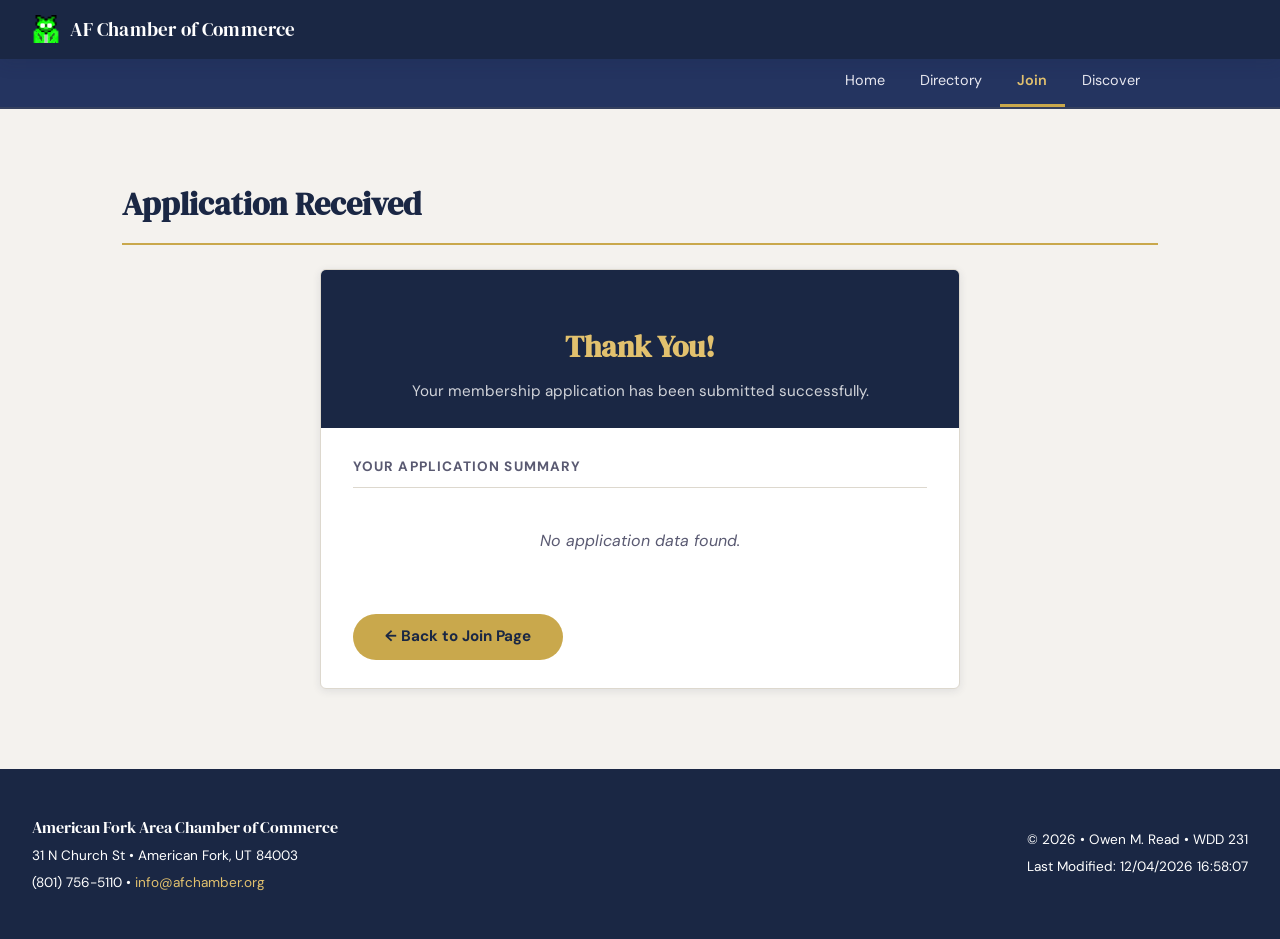
<file: chamber/thankyou.html>
<!DOCTYPE html>
<html lang="en">

<head>
    <meta charset="UTF-8">
    <meta name="viewport" content="width=device-width, initial-scale=1.0">
    <meta name="description" content="Thank you for applying to join the American Fork Area Chamber of Commerce.">
    <meta name="author" content="Owen M. Read">
    <title>Thank You | American Fork Chamber of Commerce</title>
    <link rel="icon" href="images/favicon.ico">

    <link rel="preconnect" href="https://fonts.googleapis.com">
    <link rel="preconnect" href="https://fonts.gstatic.com" crossorigin>
    <link
        href="https://fonts.googleapis.com/css2?family=DM+Sans:ital,opsz,wght@0,9..40,300;0,9..40,400;0,9..40,600;1,9..40,300&family=DM+Serif+Display:ital@0;1&display=swap"
        rel="stylesheet">

    <link rel="stylesheet" href="styles/normalize.css">
    <link rel="stylesheet" href="styles/small.css">
    <link rel="stylesheet" href="styles/larger.css">

    <script src="scripts/navigation.js" defer></script>
    <script src="scripts/date.js" defer></script>
    <script src="scripts/thankyou.js" defer></script>
</head>

<body>
    <header>
        <div class="header-brand">
            <img src="images/favicon.ico" alt="American Fork Chamber logo" width="32" height="32">
            <span>AF Chamber of Commerce</span>
        </div>
        <button id="nav-button" class="hamburger" aria-label="Toggle navigation" aria-expanded="false"></button>
    </header>

    <nav id="nav-bar" class="navigation" aria-label="Main navigation">
        <ul>
            <li><a href="index.html">Home</a></li>
            <li><a href="directory.html">Directory</a></li>
            <li class="current"><a href="join.html">Join</a></li>
            <li><a href="discover.html">Discover</a></li>
        </ul>
    </nav>

    <main>
        <h1 class="page-heading">Application Received</h1>

        <div class="thankyou-section">
            <div class="thankyou-banner">
                <span class="checkmark" aria-hidden="true"></span>
                <h1>Thank You!</h1>
                <p>Your membership application has been submitted successfully.</p>
            </div>

            <div class="thankyou-body">
                <h2>Your Application Summary</h2>

                <div class="summary-grid" id="summary-grid">
                    <p class="no-data-msg">No application data found.</p>
                </div>

                <a href="join.html" class="back-link">← Back to Join Page</a>
            </div>
        </div>
    </main>

    <footer>
        <div class="footer-info">
            <p class="footer-name">American Fork Area Chamber of Commerce</p>
            <p>31 N Church St &bull; American Fork, UT 84003</p>
            <p>(801) 756-5110 &bull; <a href="mailto:info@afchamber.org">info@afchamber.org</a></p>
        </div>
        <div class="footer-meta">
            <p>&copy; <span id="current-year"></span> &bull; Owen M. Read &bull; WDD 231</p>
            <p id="last-modified">Last Modified: </p>
        </div>
    </footer>

</body>

</html>
</file>
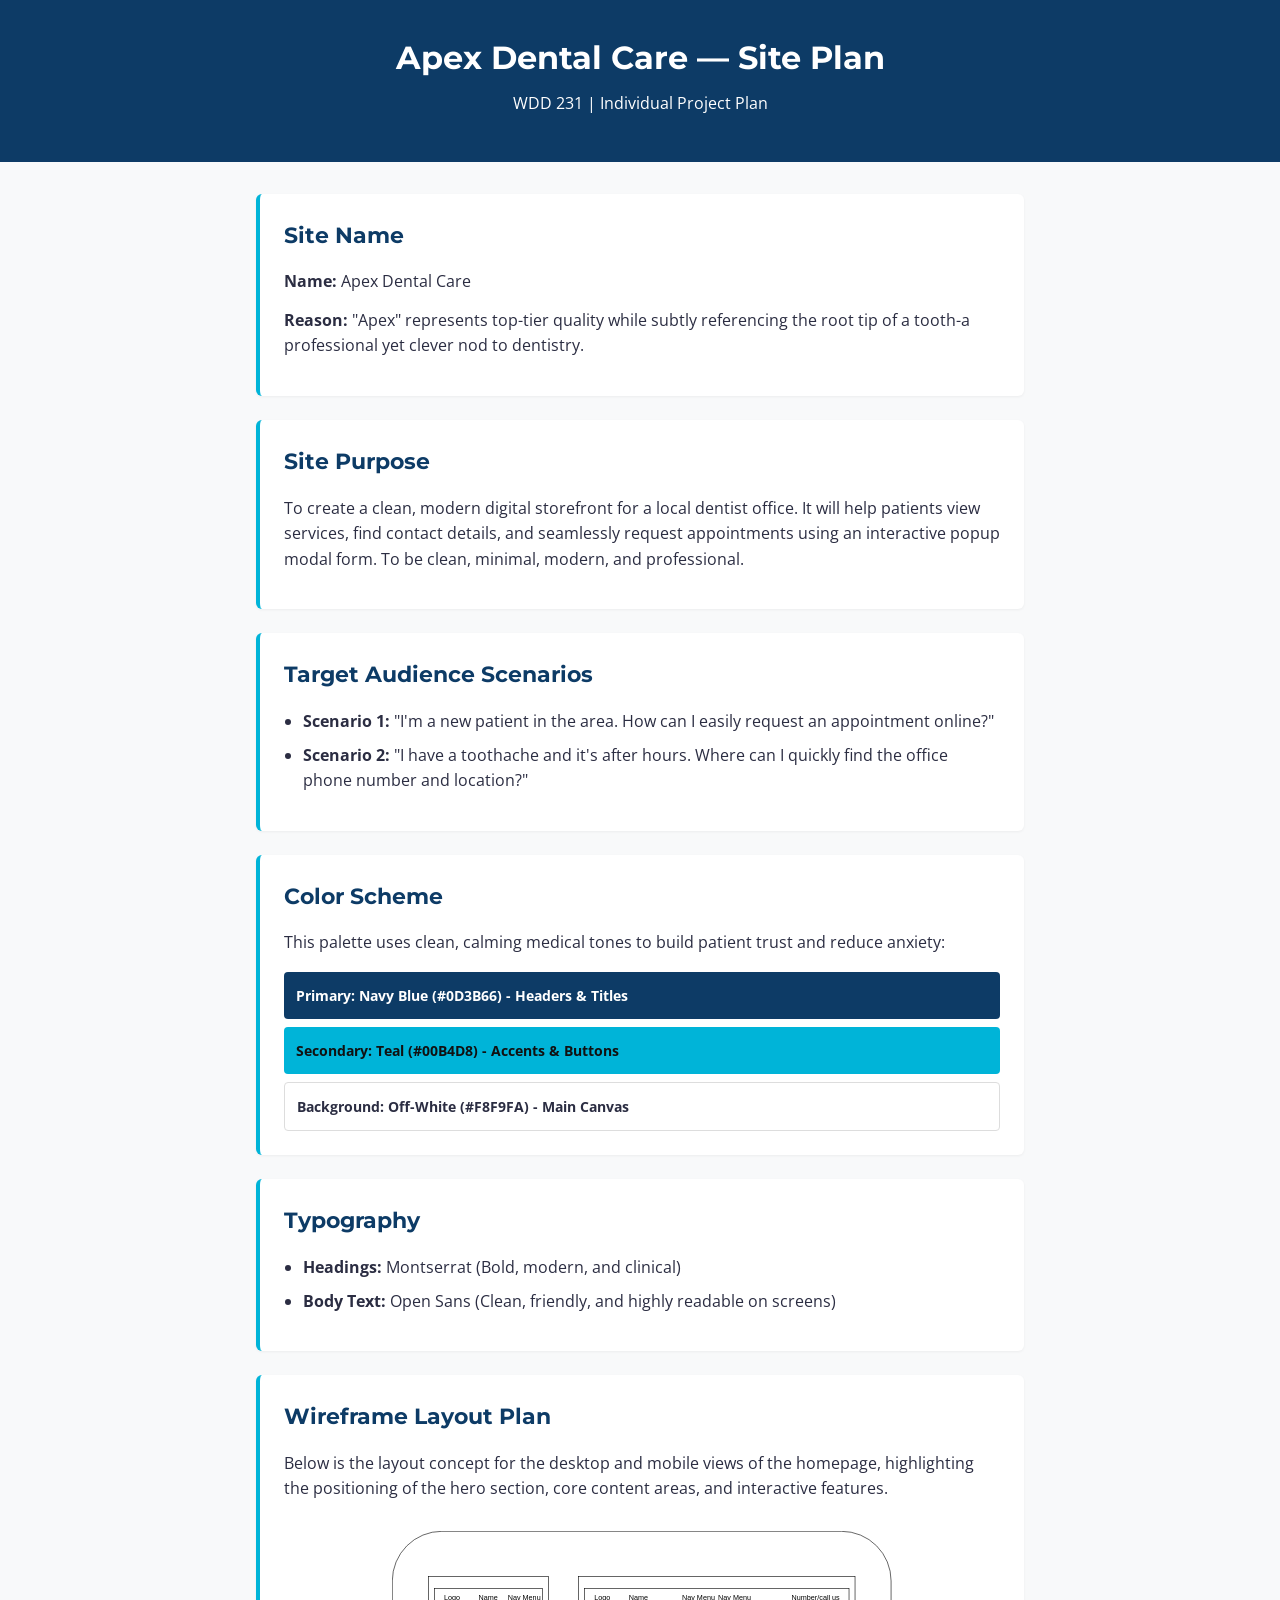
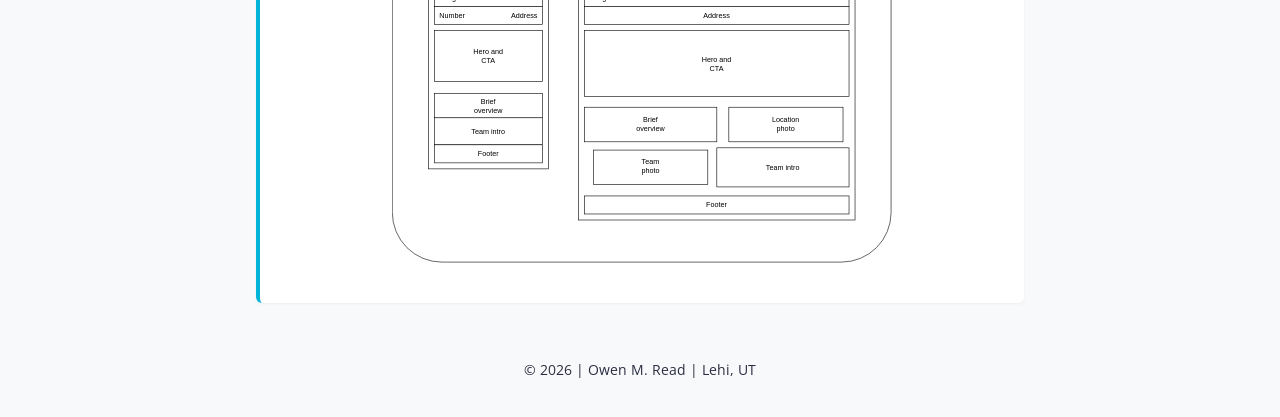
<file: project/site-plan.html>
<!DOCTYPE html>
<html lang="en">

<head>
    <meta charset="UTF-8">
    <meta name="viewport" content="width=device-width, initial-scale=1.0">
    <title>WDD231 | Site Plan: Apex Dental Care</title>
    <meta name="author" content="Owen Read">
    <meta name="description" content="Site planning page to provide a plan and a layout for my final project.">
    <link rel="preconnect" href="https://fonts.googleapis.com">
    <link rel="preconnect" href="https://fonts.gstatic.com" crossorigin>
    <link href="https://fonts.googleapis.com/css2?family=Montserrat:wght@400;700&family=Open+Sans&display=swap"
        rel="stylesheet">
    <link rel="stylesheet" href="styles/site-plan.css">
</head>

<body>

    <header>
        <h1>Apex Dental Care — Site Plan</h1>
        <p>WDD 231 | Individual Project Plan</p>
    </header>

    <main>
        <section>
            <h2>Site Name</h2>
            <p><strong>Name:</strong> Apex Dental Care</p>
            <p><strong>Reason:</strong> "Apex" represents top-tier quality while subtly referencing the root tip of a
                tooth-a professional yet clever nod to dentistry.</p>
        </section>

        <section>
            <h2>Site Purpose</h2>
            <p>To create a clean, modern digital storefront for a local dentist office. It will help patients view
                services, find contact details, and seamlessly request appointments using an interactive popup modal
                form. To be clean, minimal, modern, and professional.</p>
        </section>

        <section>
            <h2>Target Audience Scenarios</h2>
            <ul>
                <li><strong>Scenario 1:</strong> "I'm a new patient in the area. How can I easily request an appointment
                    online?"</li>
                <li><strong>Scenario 2:</strong> "I have a toothache and it's after hours. Where can I quickly find the
                    office phone number and location?"</li>
            </ul>
        </section>

        <section>
            <h2>Color Scheme</h2>
            <p>This palette uses clean, calming medical tones to build patient trust and reduce anxiety:</p>
            <div class="palette-container">
                <div class="swatch navy">Primary: Navy Blue (#0D3B66) - Headers &amp; Titles</div>
                <div class="swatch teal">Secondary: Teal (#00B4D8) - Accents &amp; Buttons</div>
                <div class="swatch light">Background: Off-White (#F8F9FA) - Main Canvas</div>
            </div>
        </section>

        <section>
            <h2>Typography</h2>
            <ul>
                <li><strong>Headings:</strong> Montserrat (Bold, modern, and clinical)</li>
                <li><strong>Body Text:</strong> Open Sans (Clean, friendly, and highly readable on screens)</li>
            </ul>
        </section>

        <section>
            <h2>Wireframe Layout Plan</h2>
            <p>Below is the layout concept for the desktop and mobile views of the homepage, highlighting the positioning of the
                hero section, core content areas, and interactive features.</p>
        
            <div class="wireframe-container">
                <img src="images/apex-dentil-site-plan-wireframe.svg" alt="Apex Dental Care Homepage Wireframe Layout" class="wireframe-img"
                    width="500" height="350">
            </div>
        </section>
    </main>

    <footer>
        <p>&copy; 2026 | Owen M. Read | Lehi, UT</p>
    </footer>

</body>

</html>
</file>
<file: styles/small.css>
:root {
    --color-primary: #1a2744;
    --color-primary-light: #243460;
    --color-accent: #c9a84c;
    --color-accent-light: #e2c16e;
    --color-bg: #f4f2ee;
    --color-surface: #ffffff;
    --color-text: #1e1e2e;
    --color-text-muted: #5a5a72;
    --color-border: #ddd8ce;
    --color-border-dark: #bbbbbb;
    --color-completed: #2d6a4f;
    --color-completed-bg: #d8f3dc;
    --color-nav-text: #e8e8f0;
    --color-white: #ffffff;
    --color-shadow: #1a274419;
    --color-shadow-md: #1a274426;
    --color-hamburger-border: #ffffff59;
    --color-hamburger-hover: #c9a84c1e;
    --color-nav-hover-bg: #ffffff14;
    --color-nav-current-bg: #c9a84c1a;
    --color-footer-text: #ffffffa6;
    --color-footer-base: #ffffffbf;
    --font-display: 'DM Serif Display', Georgia, serif;
    --font-body: 'DM Sans', sans-serif;
    --radius: 6px;
    --shadow: 0 2px 8px var(--color-shadow);
    --shadow-md: 0 4px 16px var(--color-shadow-md);
    --transition: 0.2s ease;
}

*,
*::before,
*::after {
    box-sizing: border-box;
    margin: 0;
    padding: 0;
}

body {
    font-family: var(--font-body);
    background-color: var(--color-bg);
    color: var(--color-text);
    line-height: 1.65;
    font-size: 1rem;
    min-width: 320px;
}

header {
    display: flex;
    align-items: center;
    justify-content: space-between;
    padding: 0.75rem 1.25rem;
    background-color: var(--color-primary);
    color: var(--color-white);
    position: sticky;
    top: 0;
    z-index: 100;
    box-shadow: var(--shadow-md);
}

.header-brand {
    display: flex;
    align-items: center;
    gap: 0.65rem;
}

.header-brand img {
    width: 28px;
    height: 28px;
    filter: invert(1) brightness(2);
}

.header-brand span {
    font-family: var(--font-display);
    font-size: 1.15rem;
    color: var(--color-white);
    letter-spacing: 0.01em;
}

.hamburger {
    background: none;
    border: 2px solid var(--color-hamburger-border);
    border-radius: var(--radius);
    cursor: pointer;
    width: 44px;
    height: 44px;
    color: var(--color-white);
    font-size: 1.4rem;
    display: flex;
    align-items: center;
    justify-content: center;
    transition: border-color var(--transition), background-color var(--transition);
}

.hamburger:hover {
    border-color: var(--color-accent);
    background-color: var(--color-hamburger-hover);
}

.hamburger::before {
    content: "\2630";
}

.hamburger.show::before {
    content: "\00D7";
    font-size: 1.6rem;
}

.navigation {
    display: none;
    background-color: var(--color-primary-light);
    color: var(--color-nav-text);
}

.navigation.show {
    display: block;
}

.navigation ul {
    list-style: none;
    padding: 0.5rem 0;
}

.navigation a {
    display: flex;
    align-items: center;
    padding: 0.75rem 1.5rem;
    color: var(--color-nav-text);
    text-decoration: none;
    font-size: 0.95rem;
    font-weight: 400;
    border-left: 3px solid transparent;
    min-height: 44px;
    transition: background-color var(--transition), border-color var(--transition), color var(--transition);
}

.navigation a:hover {
    background-color: var(--color-nav-hover-bg);
    border-left-color: var(--color-accent);
    color: var(--color-white);
}

.navigation .current a {
    border-left-color: var(--color-accent);
    color: var(--color-accent-light);
    font-weight: 600;
    background-color: var(--color-nav-current-bg);
}

main {
    max-width: 1100px;
    margin: 0 auto;
    padding: 2rem 1.25rem 3rem;
}

main>h1 {
    font-family: var(--font-display);
    font-size: 2.2rem;
    color: var(--color-primary);
    margin-bottom: 2rem;
    padding-bottom: 0.75rem;
    border-bottom: 2px solid var(--color-accent);
}

.top-row {
    display: flex;
    flex-direction: column;
    gap: 1.5rem;
    margin-bottom: 1.5rem;
}

section {
    background-color: var(--color-surface);
    border-radius: var(--radius);
    padding: 1.75rem 1.5rem;
    margin-bottom: 2rem;
    box-shadow: var(--shadow);
    border: 1px solid var(--color-border);
}

section h2 {
    background-color: var(--color-primary);
    color: var(--color-white);
    font-family: var(--font-body);
    font-size: 1rem;
    font-weight: 600;
    letter-spacing: 0.02em;
    margin: -1.75rem -1.5rem 1.25rem;
    padding: 0.6rem 1.5rem;
    border-radius: var(--radius) var(--radius) 0 0;
}

section p {
    color: var(--color-text-muted);
    margin-bottom: 0.75rem;
    max-width: 70ch;
}

section p:last-child {
    margin-bottom: 0;
}

.section-photo img {
    width: 100%;
    max-width: 300px;
    height: auto;
    display: block;
    border-radius: var(--radius);
    object-fit: cover;
    min-height: 200px;
}

.filter-buttons {
    display: flex;
    flex-wrap: wrap;
    gap: 0.6rem;
    margin-bottom: 1.5rem;
}

.filter-btn {
    padding: 0.45rem 1.1rem;
    border: 2px solid var(--color-primary);
    border-radius: 999px;
    background: transparent;
    color: var(--color-primary);
    font-family: var(--font-body);
    font-size: 0.875rem;
    font-weight: 600;
    cursor: pointer;
    transition: background-color var(--transition), color var(--transition);
}

.filter-btn:hover,
.filter-btn.active {
    background-color: var(--color-primary);
    color: var(--color-white);
}

.course-grid {
    display: grid;
    grid-template-columns: repeat(3, 1fr);
    gap: 0.5rem;
    margin-bottom: 0.75rem;
}

.course-card {
    background-color: var(--color-border);
    border: 1px solid var(--color-border-dark);
    border-radius: var(--radius);
    padding: 0.6rem 0.5rem;
    text-align: center;
    transition: transform var(--transition), box-shadow var(--transition);
}

.course-card:hover {
    transform: translateY(-2px);
    box-shadow: var(--shadow-md);
}

.course-card .course-code {
    display: block;
    font-weight: 600;
    font-size: 0.85rem;
    color: var(--color-primary);
}

.course-card .course-credits {
    display: none;
}

.course-card.completed {
    background-color: var(--color-completed-bg);
    border-color: var(--color-completed);
}

.course-card.completed .course-code {
    color: var(--color-completed);
}

.course-card.completed::after {
    content: "✓";
    display: block;
    font-size: 0.8rem;
    font-weight: 700;
    color: var(--color-completed);
}

.credit-total {
    font-size: 0.85rem;
    color: var(--color-text-muted);
    text-align: center;
    font-style: italic;
    margin-top: 0.5rem;
    margin-bottom: 0;
}

footer {
    background-color: var(--color-primary);
    color: var(--color-footer-base);
    text-align: center;
    padding: 2rem 1.25rem;
}

.social-icons {
    display: flex;
    justify-content: center;
    gap: 1.25rem;
    margin-bottom: 1rem;
}

.social-icons img {
    width: 28px;
    height: 28px;
    filter: invert(1) brightness(1.5);
    transition: opacity var(--transition), transform var(--transition);
}

.social-icons a:hover img {
    opacity: 0.75;
    transform: translateY(-2px);
}

footer p {
    margin: 0.3rem 0;
    font-size: 0.85rem;
    color: var(--color-footer-text);
}
#course-modal {
    width: min(90vw, 480px);
    border: 1px solid var(--color-border);
    border-radius: var(--radius);
    padding: 1.75rem 1.5rem;
    box-shadow: var(--shadow-md);
    background-color: var(--color-surface);
}

#course-modal::backdrop {
    background-color: rgb(26 39 68 / 55%);
}

#modal-close {
    position: absolute;
    top: 0.75rem;
    right: 0.75rem;
    background: none;
    border: none;
    font-size: 1.5rem;
    cursor: pointer;
    color: var(--color-text-muted);
    line-height: 1;
    transition: color var(--transition);
}

#modal-close:hover {
    color: var(--color-primary);
}

#modal-content h2 {
    all: unset;
    display: block;
    font-family: var(--font-display);
    font-size: 1.3rem;
    color: var(--color-primary);
    margin-bottom: 1rem;
}

#modal-content .modal-subject {
    display: inline-block;
    font-weight: 700;
    font-size: 0.85rem;
    letter-spacing: 0.05em;
    color: var(--color-accent);
    margin-bottom: 0.25rem;
}

#modal-content p {
    font-size: 0.9rem;
    color: var(--color-text-muted);
    margin-bottom: 0.5rem;
    max-width: unset;
}

#modal-content p strong {
    color: var(--color-text);
}

.course-card {
    cursor: pointer;
}
#loader {
    margin: 2rem;
    width: 50px;
    height: 50px;
    border: 5px solid transparent;
    border-color: #999 transparent #999 transparent;
    border-radius: 50%;
    animation: spin 1.5s linear infinite;
    box-shadow: 0 0 1rem rgb(0 0 255 / 40%);
}

#loader::after {
    content: '⚙️';
    position: absolute;
    top: 50%;
    left: 50%;
    transform: translate(-50%, -50%);
    animation: pulse 1.5s ease-in-out infinite;
}

@keyframes spin {
    100% {
        transform: rotate(360deg);
    }
}

@keyframes pulse {

    0%,
    100% {
        transform: translate(-50%, -50%) scale(1);
    }

    50% {
        transform: translate(-50%, -50%) scale(1.25);
    }
}
.loader-t {
    transition: transform 1.5s linear;
}

.loader-t::after {
    content: '⚙️';
    position: absolute;
    top: 50%;
    left: 50%;
    transform: translate(-50%, -50%) scale(0);
    transition: transform 1.5s ease-in-out;
    font-size: 2rem;
}

.loader-t:hover {
    transform: rotate(360deg);
}

.loader-t:hover::after {
    transform: translate(-50%, -50%) scale(1.5);
}
</file>
<file: styles/larger.css>
@media (min-width: 640px) {

    header {
        padding: 0.85rem 2rem;
    }

    .header-brand span {
        font-size: 1.3rem;
    }

    .hamburger {
        display: none;
    }

    .navigation {
        display: block;
        background-color: var(--color-primary-light);
        color: var(--color-nav-text);
        border-bottom: 2px solid var(--color-nav-current-bg);
    }

    .navigation ul {
        display: flex;
        justify-content: flex-end;
        padding: 0 2rem;
        max-width: 1100px;
        margin: 0 auto;
    }

    .navigation a {
        border-left: none;
        border-bottom: 3px solid transparent;
        padding: 0.75rem 1.1rem;
        font-size: 0.9rem;
        min-height: unset;
        height: 48px;
        display: flex;
        align-items: center;
    }

    .navigation a:hover {
        background-color: var(--color-nav-hover-bg);
        border-left-color: transparent;
        border-bottom-color: var(--color-accent);
        color: var(--color-white);
    }

    .navigation .current a {
        border-left-color: transparent;
        border-bottom-color: var(--color-accent);
        background-color: transparent;
    }

    main {
        padding: 2.5rem 2rem 4rem;
    }

    main>h1 {
        font-size: 2.75rem;
    }

    .top-row {
        flex-direction: row;
        align-items: stretch;
        gap: 1.5rem;
    }

    .section-about {
        flex: 2;
    }

    .section-photo {
        flex: 1;
    }

    .section-photo img {
        width: 100%;
        max-width: 100%;
        min-height: 260px;
    }

    section {
        padding: 2rem;
    }

    section h2 {
        margin: -2rem -2rem 1.5rem;
        padding: 0.65rem 2rem;
        font-size: 1.1rem;
    }

    .course-grid {
        grid-template-columns: repeat(3, 1fr);
        gap: 0.6rem;
    }

    .course-card {
        padding: 1rem 1.1rem;
    }

    .course-card .course-credits {
        display: block;
        font-size: 0.75rem;
        color: var(--color-text-muted);
    }

    footer {
        padding: 2.5rem 2rem;
    }

    .social-icons {
        gap: 1.5rem;
        margin-bottom: 1.25rem;
    }

    .social-icons img {
        width: 32px;
        height: 32px;
    }

    footer p {
        font-size: 0.9rem;
    }
}

@media (min-width: 900px) {

    main {
        padding: 3rem 2rem 5rem;
    }

    main>h1 {
        font-size: 3rem;
    }

    .course-grid {
        grid-template-columns: repeat(3, 1fr);
    }
}
</file>
<file: chamber/styles/small.css>
:root {
    --color-primary: #1a2744;
    --color-primary-light: #243460;
    --color-accent: #c9a84c;
    --color-accent-light: #e2c16e;
    --color-bg: #f4f2ee;
    --color-surface: #ffffff;
    --color-text: #1e1e2e;
    --color-text-muted: #5a5a72;
    --color-border: #ddd8ce;
    --color-border-dark: #bbbbbb;
    --color-nav-text: #e8e8f0;
    --color-white: #ffffff;
    --color-shadow: #1a274419;
    --color-shadow-md: #1a274426;
    --color-hamburger-border: #ffffff59;
    --color-hamburger-hover: #c9a84c1e;
    --color-nav-hover-bg: #ffffff14;
    --color-nav-current-bg: #c9a84c1a;

    --color-gold-bg: #fffbea;
    --color-gold-text: #92600a;
    --color-gold-border: #c9a84c;
    --color-silver-bg: #f2f4f7;
    --color-silver-text: #3d4a5c;
    --color-silver-border: #8a97aa;
    --color-member-bg: #eef3ff;
    --color-member-text: #1a2744;
    --color-member-border: #4a65a8;

    --font-display: 'DM Serif Display', Georgia, serif;
    --font-body: 'DM Sans', sans-serif;
    --radius: 6px;
    --shadow: 0 2px 8px var(--color-shadow);
    --shadow-md: 0 4px 16px var(--color-shadow-md);
    --transition: 0.2s ease;
}

*,
*::before,
*::after {
    box-sizing: border-box;
    margin: 0;
    padding: 0;
}

body {
    font-family: var(--font-body);
    background-color: var(--color-bg);
    color: var(--color-text);
    line-height: 1.65;
    font-size: 1rem;
    min-width: 320px;
}

header {
    display: flex;
    align-items: center;
    justify-content: space-between;
    padding: 0.75rem 1.25rem;
    background-color: var(--color-primary);
    color: var(--color-white);
    position: sticky;
    top: 0;
    z-index: 100;
    box-shadow: var(--shadow-md);
}

.header-brand {
    display: flex;
    align-items: center;
    gap: 0.65rem;
}

.header-brand img {
    width: 28px;
    height: 28px;
    filter: invert(1) brightness(2);
}

.header-brand span {
    font-family: var(--font-display);
    font-size: 1.05rem;
    color: var(--color-white);
    letter-spacing: 0.01em;
}

.hamburger {
    background: none;
    border: 2px solid var(--color-hamburger-border);
    border-radius: var(--radius);
    cursor: pointer;
    width: 44px;
    height: 44px;
    color: var(--color-white);
    font-size: 1.4rem;
    display: flex;
    align-items: center;
    justify-content: center;
    transition: border-color var(--transition), background-color var(--transition);
}

.hamburger:hover {
    border-color: var(--color-accent);
    background-color: var(--color-hamburger-hover);
}

.hamburger::before {
    content: "\2630";
}

.hamburger.show::before {
    content: "\00D7";
    font-size: 1.6rem;
}

/* ── Navigation ── */
.navigation {
    display: none;
    background-color: var(--color-primary-light);
    color: var(--color-nav-text);
}

.navigation.show {
    display: block;
}

.navigation ul {
    list-style: none;
    padding: 0.5rem 0;
}

.navigation a {
    display: flex;
    align-items: center;
    padding: 0.75rem 1.5rem;
    color: var(--color-nav-text);
    text-decoration: none;
    font-size: 0.95rem;
    font-weight: 400;
    border-left: 3px solid transparent;
    min-height: 44px;
    transition: background-color var(--transition), border-color var(--transition), color var(--transition);
}

.navigation a:hover {
    background-color: var(--color-nav-hover-bg);
    border-left-color: var(--color-accent);
    color: var(--color-white);
}

.navigation .current a {
    border-left-color: var(--color-accent);
    color: var(--color-accent-light);
    font-weight: 600;
    background-color: var(--color-nav-current-bg);
}

main {
    max-width: 1100px;
    margin: 0 auto;
    padding: 2rem 1.25rem 3rem;
}

main>h1 {
    font-family: var(--font-display);
    font-size: 2.2rem;
    color: var(--color-primary);
    margin-bottom: 1.5rem;
    padding-bottom: 0.75rem;
    border-bottom: 2px solid var(--color-accent);
}

section {
    background-color: var(--color-surface);
    border-radius: var(--radius);
    padding: 1.75rem 1.5rem;
    margin-bottom: 2rem;
    box-shadow: var(--shadow);
    border: 1px solid var(--color-border);
}

section h2 {
    background-color: var(--color-primary);
    color: var(--color-white);
    font-family: var(--font-body);
    font-size: 1rem;
    font-weight: 600;
    letter-spacing: 0.02em;
    margin: -1.75rem -1.5rem 1.25rem;
    padding: 0.6rem 1.5rem;
    border-radius: var(--radius) var(--radius) 0 0;
}

.directory-controls {
    display: flex;
    flex-direction: column;
    gap: 1rem;
    padding: 1.25rem 1.5rem;
}

.directory-controls p {
    color: var(--color-text-muted);
    font-size: 0.95rem;
    margin: 0;
}

.directory-section {
    padding: 0;
}

.view-toggle {
    display: flex;
    gap: 0.5rem;
}

.view-btn {
    padding: 0.45rem 1.1rem;
    border: 2px solid var(--color-primary);
    border-radius: 999px;
    background: transparent;
    color: var(--color-primary);
    font-family: var(--font-body);
    font-size: 0.875rem;
    font-weight: 600;
    cursor: pointer;
    transition: background-color var(--transition), color var(--transition);
    min-height: 44px;
}

.view-btn:hover,
.view-btn.active {
    background-color: var(--color-primary);
    color: var(--color-white);
}

.member-grid {
    display: grid;
    grid-template-columns: 1fr;
    gap: 1.25rem;
}

.member-card {
    display: flex;
    flex-direction: column;
    background-color: var(--color-surface);
    border: 1px solid var(--color-border);
    border-radius: var(--radius);
    overflow: hidden;
    box-shadow: var(--shadow);
    transition: transform var(--transition), box-shadow var(--transition);
    padding: 0;
}

.member-card:hover {
    transform: translateY(-3px);
    box-shadow: var(--shadow-md);
}

.member-card-img-wrap {
    display: flex;
    align-items: center;
    justify-content: center;
    background-color: var(--color-bg);
    padding: 0;
    border-bottom: 1px solid var(--color-border);
    overflow: hidden;
    height: 200px;
}

.member-card-img-wrap img {
    width: 100%;
    height: 100%;
    object-fit: cover;
    border-radius: 0;
}

.member-card-body {
    padding: 1.25rem;
    display: flex;
    flex-direction: column;
    gap: 0.5rem;
    flex: 1;
}

.member-card-body h2 {
    font-family: var(--font-display);
    font-size: 1.1rem;
    color: var(--color-primary);
}

.member-desc {
    font-size: 0.875rem;
    color: var(--color-text-muted);
    line-height: 1.5;
    margin: 0;
}

address {
    font-style: normal;
    display: flex;
    flex-direction: column;
    gap: 0.2rem;
    font-size: 0.8rem;
    color: var(--color-text-muted);
    margin-top: auto;
    padding-top: 0.5rem;
    border-top: 1px solid var(--color-border);
}

.member-link {
    display: inline-block;
    margin-top: 0.5rem;
    font-size: 0.8rem;
    font-weight: 600;
    color: var(--color-silver-text);
    text-decoration: none;
    letter-spacing: 0.02em;
    transition: color var(--transition);
}

.member-link:hover {
    color: var(--color-primary);
    text-decoration: underline;
}

.membership-badge {
    display: inline-block;
    font-size: 0.7rem;
    font-weight: 700;
    letter-spacing: 0.06em;
    text-transform: uppercase;
    padding: 0.2rem 0.65rem;
    border-radius: 999px;
    border: 1px solid;
    align-self: flex-start;
}

.level-gold {
    background-color: var(--color-gold-bg);
    color: var(--color-gold-text);
    border-color: var(--color-gold-border);
}

.level-silver {
    background-color: var(--color-silver-bg);
    color: var(--color-silver-text);
    border-color: var(--color-silver-border);
}

.level-member {
    background-color: var(--color-member-bg);
    color: var(--color-member-text);
    border-color: var(--color-member-border);
}

.member-list {
    display: flex;
    flex-direction: column;
    gap: 0.75rem;
}

.member-row {
    display: grid;
    grid-template-columns: 1fr;
    gap: 0.3rem;
    background-color: var(--color-surface);
    border: 1px solid var(--color-border);
    border-radius: var(--radius);
    padding: 1rem 1.25rem;
    box-shadow: var(--shadow);
    transition: box-shadow var(--transition);
}

.member-row:hover {
    box-shadow: var(--shadow-md);
}

.member-row-name {
    display: flex;
    align-items: center;
    gap: 0.6rem;
    flex-wrap: wrap;
}

.member-row-name strong {
    font-size: 0.95rem;
    color: var(--color-primary);
}

.member-row-address,
.member-row-phone {
    font-size: 0.82rem;
    color: var(--color-text-muted);
}

.member-row-link a {
    font-size: 0.8rem;
    font-weight: 600;
    color: var(--color-accent);
    text-decoration: none;
}

.member-row-link a:hover {
    color: var(--color-primary);
    text-decoration: underline;
}

.loading-msg,
.error-msg {
    text-align: center;
    color: var(--color-text-muted);
    font-style: italic;
    padding: 2rem;
    grid-column: 1 / -1;
}

footer {
    background-color: var(--color-primary);
    text-align: center;
    padding: 2rem 1.25rem;
}

.footer-info,
.footer-meta {
    margin-bottom: 0.75rem;
}

footer p {
    margin: 0.3rem 0;
    font-size: 0.85rem;
    color: var(--color-white);
}

.footer-name {
    font-family: var(--font-display);
    font-size: 1rem;
    color: var(--color-white);
}

footer a {
    color: var(--color-accent-light);
    text-decoration: none;
}

footer a:hover {
    text-decoration: underline;
}

img {
    max-width: 100%;
    height: auto;
    display: block;
}

.spotlights-body {
    display: grid;
    grid-template-columns: repeat(auto-fit, minmax(250px, 1fr));
    gap: 1.25rem;
    width: 100%;
}

.spotlights-body .member-card {
    display: flex;
    flex-direction: column;
    width: 100%;
    min-width: 0;
}

.home-grid {
    display: grid;
    gap: 1.5rem;
}

.hero-img-wrap {
    position: relative;
    width: 100%;
    display: inline-block;
    overflow: hidden;
    border-radius: var(--radius);
}

.hero-overlay {
    position: absolute;
    inset: 0;
    display: flex;
    justify-content: center;
    align-items: center;
    background-color: rgba(26, 39, 68, 0.55);
}

.hero-content {
    display: flex;
    flex-direction: column;
    align-items: center;
    justify-content: center;
    text-align: center;
    width: 100%;
    max-width: 800px;
    padding: 1vw;
    margin: 0 auto;
}

.hero-title {
    font-family: var(--font-display);
    font-size: clamp(1.1rem, 5vw, 1.6rem);
    line-height: 1.2;
    background-color: var(--color-accent);
    color: var(--color-primary);
    padding: 1.5vw 3vw;
    border-radius: var(--radius);
    box-shadow: var(--shadow-md);
    margin-bottom: 1.5vw;
    width: fit-content;
    max-width: 90%;
}

.hero-subtitle {
    font-size: clamp(0.8rem, 3.2vw, 1.1rem);
    margin: 0 0 2vw 0;
    color: var(--color-white);
    font-weight: 500;
    max-width: 90%;
}

.cta-btn {
    display: inline-block;
    background-color: var(--color-accent);
    color: var(--color-primary);
    text-decoration: none;
    font-weight: 800;
    font-size: clamp(0.75rem, 2.8vw, 0.95rem);
    letter-spacing: 0.02em;
    padding: 1.5vw 4vw;
    border-radius: 999px;
    border: 2px solid white;
    box-shadow: 0 4px 12px rgba(0, 0, 0, 0.25);
    transition: transform 0.2s ease, background-color 0.2s ease, box-shadow 0.2s ease;
}

.cta-btn:hover {
    background-color: var(--color-accent-light);
    transform: translateY(-4px) scale(1.03);
    box-shadow: 0 12px 28px rgba(0, 0, 0, 0.35);
}

.weather-body {
    display: flex;
    flex-direction: column;
    gap: 1.5rem;
    width: 100%;
}

.weather-now {
    display: flex;
    align-items: center;
    justify-content: center;
    gap: 1rem;
    background-color: var(--color-bg);
    padding: 1rem;
    border-radius: var(--radius);
    width: 100%;
}

.weather-now .weather-icon {
    display: inline-block !important;
    width: 80px !important;
    height: 80px !important;
    object-fit: contain;
}

.weather-temp {
    font-size: 2rem;
    font-weight: 700;
    color: var(--color-primary);
}

.weather-desc {
    text-transform: capitalize;
    color: var(--color-text-muted);
}

.weather-forecast {
    display: flex;
    justify-content: space-between;
    gap: 1rem;
    width: 100%;
}

.forecast-day {
    flex: 1;
    background-color: var(--color-accent-light);
    border-radius: var(--radius);
    padding: 1rem 0.5rem;
    text-align: center;
    display: flex;
    flex-direction: column;
    align-items: center;
    gap: 0.25rem;
}

.forecast-label {
    font-weight: 600;
    color: var(--color-primary);
}

.forecast-icon {
    display: inline-block !important;
    width: 60px !important;
    height: 60px !important;
    object-fit: contain;
}

.forecast-temp {
    font-weight: 700;
    color: var(--color-text);
}

/* =============================================
   JOIN PAGE
   ============================================= */

.page-heading {
    font-family: var(--font-display);
    font-size: 2rem;
    color: var(--color-primary);
    margin-bottom: 1.5rem;
    padding-bottom: 0.75rem;
    border-bottom: 2px solid var(--color-accent);
}

.join-layout {
    display: grid;
    grid-template-columns: 1fr;
    gap: 2rem;
    align-items: start;
}

.form-section {
    background-color: var(--color-surface);
    border-radius: var(--radius);
    padding: 1.75rem 1.5rem;
    box-shadow: var(--shadow);
    border: 1px solid var(--color-border);
}

.form-section h2 {
    background-color: var(--color-primary);
    color: var(--color-white);
    font-family: var(--font-body);
    font-size: 1rem;
    font-weight: 600;
    letter-spacing: 0.02em;
    margin: -1.75rem -1.5rem 1.75rem;
    padding: 0.6rem 1.5rem;
    border-radius: var(--radius) var(--radius) 0 0;
}

.form-group {
    display: flex;
    flex-direction: column;
    gap: 0.35rem;
    margin-bottom: 1.25rem;
}

.form-group label {
    font-size: 0.875rem;
    font-weight: 600;
    color: var(--color-text);
}

.form-group label .required-star {
    color: #c0392b;
    margin-left: 0.2rem;
}

.form-group input,
.form-group select,
.form-group textarea {
    font-family: var(--font-body);
    font-size: 0.95rem;
    padding: 0.6rem 0.85rem;
    border: 1.5px solid var(--color-border-dark);
    border-radius: var(--radius);
    background-color: var(--color-surface);
    color: var(--color-text);
    transition: border-color 0.2s ease, box-shadow 0.2s ease;
    width: 100%;
}

.form-group input:focus,
.form-group select:focus,
.form-group textarea:focus {
    outline: none;
    border-color: var(--color-primary);
    box-shadow: 0 0 0 3px rgba(26, 39, 68, 0.12);
}

.form-group textarea {
    resize: vertical;
    min-height: 100px;
}

.form-row {
    display: grid;
    grid-template-columns: 1fr 1fr;
    gap: 1rem;
}

.form-submit {
    display: inline-block;
    margin-top: 0.5rem;
    padding: 0.7rem 2.5rem;
    background-color: var(--color-primary);
    color: var(--color-white);
    font-family: var(--font-body);
    font-size: 1rem;
    font-weight: 600;
    border: none;
    border-radius: 999px;
    cursor: pointer;
    transition: background-color 0.2s ease, transform 0.2s ease;
    width: 100%;
    min-height: 44px;
}

.form-submit:hover {
    background-color: var(--color-primary-light);
    transform: translateY(-2px);
}

.membership-section {
    background-color: var(--color-surface);
    border-radius: var(--radius);
    padding: 0 0 1.5rem 0;
    box-shadow: var(--shadow);
    border: 1px solid var(--color-border);
    overflow: hidden;
}

.membership-section h2 {
    background-color: var(--color-primary);
    color: var(--color-white);
    font-family: var(--font-body);
    font-size: 1rem;
    font-weight: 600;
    letter-spacing: 0.02em;
    padding: 0.6rem 1.5rem;
    border-radius: var(--radius) var(--radius) 0 0;
    margin: 0 0 1.5rem 0;
}

.membership-cards {
    display: grid;
    grid-template-columns: 1fr 1fr;
    gap: 1rem;
    padding: 0 1.25rem;
}

.membership-card {
    border-radius: var(--radius);
    padding: 1.25rem 1rem;
    text-align: center;
    border: 2px solid transparent;
    opacity: 0;
    transform: translateY(24px);
    animation: cardReveal 0.5s ease forwards;
}

.membership-card:nth-child(1) {
    animation-delay: 0.1s;
}

.membership-card:nth-child(2) {
    animation-delay: 0.25s;
}

.membership-card:nth-child(3) {
    animation-delay: 0.4s;
}

.membership-card:nth-child(4) {
    animation-delay: 0.55s;
}

@keyframes cardReveal {
    to {
        opacity: 1;
        transform: translateY(0);
    }
}

.membership-card.np-card {
    background-color: #f0f7ff;
    border-color: #4a90d9;
}

.membership-card.bronze-card {
    background-color: #fdf4ee;
    border-color: #b87333;
}

.membership-card.silver-card {
    background-color: var(--color-silver-bg);
    border-color: var(--color-silver-border);
}

.membership-card.gold-card {
    background-color: var(--color-gold-bg);
    border-color: var(--color-gold-border);
}

.membership-card-icon {
    font-size: 1.75rem;
    margin-bottom: 0.4rem;
}

.membership-card-title {
    font-family: var(--font-display);
    font-size: 1rem;
    font-weight: 700;
    margin-bottom: 0.3rem;
    color: var(--color-primary);
}

.membership-card-price {
    font-size: 0.8rem;
    font-weight: 600;
    margin-bottom: 0.75rem;
    color: var(--color-text-muted);
}

.membership-card-link {
    display: inline-block;
    font-size: 0.78rem;
    font-weight: 700;
    letter-spacing: 0.04em;
    text-transform: uppercase;
    padding: 0.35rem 0.9rem;
    border-radius: 999px;
    text-decoration: none;
    border: 1.5px solid currentColor;
    transition: background-color 0.2s ease, color 0.2s ease;
    cursor: pointer;
    background: none;
    font-family: var(--font-body);
}

.np-card .membership-card-link {
    color: #2563a8;
}

.np-card .membership-card-link:hover {
    background-color: #2563a8;
    color: white;
}

.bronze-card .membership-card-link {
    color: #8a4a1a;
}

.bronze-card .membership-card-link:hover {
    background-color: #8a4a1a;
    color: white;
}

.silver-card .membership-card-link {
    color: var(--color-silver-text);
}

.silver-card .membership-card-link:hover {
    background-color: var(--color-silver-text);
    color: white;
}

.gold-card .membership-card-link {
    color: var(--color-gold-text);
}

.gold-card .membership-card-link:hover {
    background-color: var(--color-gold-text);
    color: white;
}

.modal-overlay {
    display: none;
    position: fixed;
    inset: 0;
    background-color: rgba(0, 0, 0, 0.5);
    z-index: 200;
    align-items: center;
    justify-content: center;
    padding: 1rem;
}

.modal-overlay.open {
    display: flex;
}

.modal {
    background-color: var(--color-surface);
    border-radius: var(--radius);
    padding: 2rem;
    max-width: 480px;
    width: 100%;
    box-shadow: var(--shadow-md);
    position: relative;
    animation: modalIn 0.2s ease;
}

@keyframes modalIn {
    from {
        opacity: 0;
        transform: scale(0.95) translateY(8px);
    }

    to {
        opacity: 1;
        transform: scale(1) translateY(0);
    }
}

.modal-close {
    position: absolute;
    top: 0.75rem;
    right: 0.75rem;
    background: none;
    border: none;
    font-size: 1.5rem;
    cursor: pointer;
    color: var(--color-text-muted);
    line-height: 1;
    padding: 0.25rem;
    min-height: 44px;
    min-width: 44px;
}

.modal-close:hover {
    color: var(--color-primary);
}

.modal-title {
    font-family: var(--font-display);
    font-size: 1.4rem;
    color: var(--color-primary);
    margin-bottom: 0.25rem;
}

.modal-price {
    font-size: 0.9rem;
    color: var(--color-text-muted);
    margin-bottom: 1.25rem;
    font-weight: 600;
}

.modal-benefits {
    list-style: none;
    padding: 0;
    display: flex;
    flex-direction: column;
    gap: 0.5rem;
}

.modal-benefits li {
    display: flex;
    align-items: flex-start;
    gap: 0.5rem;
    font-size: 0.9rem;
    color: var(--color-text);
}

.modal-benefits li::before {
    content: "✓";
    color: var(--color-accent);
    font-weight: 700;
    flex-shrink: 0;
}

.thankyou-section {
    background-color: var(--color-surface);
    border-radius: var(--radius);
    padding: 0;
    box-shadow: var(--shadow);
    border: 1px solid var(--color-border);
    overflow: hidden;
    max-width: 640px;
    margin: 0 auto;
}

.thankyou-banner {
    background-color: var(--color-primary);
    color: var(--color-white);
    padding: 2rem 2rem 1.5rem;
    text-align: center;
}

.thankyou-banner .checkmark {
    font-size: 2.5rem;
    display: block;
    margin-bottom: 0.5rem;
}

.thankyou-banner h1 {
    font-family: var(--font-display);
    font-size: 1.9rem;
    color: var(--color-accent-light);
    margin-bottom: 0.4rem;
}

.thankyou-banner p {
    font-size: 0.95rem;
    color: rgba(255, 255, 255, 0.8);
}

.thankyou-body {
    padding: 1.75rem 2rem;
}

.thankyou-body h2 {
    font-family: var(--font-body);
    font-size: 0.85rem;
    font-weight: 700;
    letter-spacing: 0.08em;
    text-transform: uppercase;
    color: var(--color-text-muted);
    margin-bottom: 1rem;
    padding-bottom: 0.5rem;
    border-bottom: 1px solid var(--color-border);
    background-color: transparent;
    border-radius: 0;
    padding-top: 0;
    padding-left: 0;
    padding-right: 0;
}

.summary-grid {
    display: grid;
    grid-template-columns: 1fr;
    gap: 0.75rem;
    margin-bottom: 1.75rem;
}

.summary-row {
    display: grid;
    grid-template-columns: 140px 1fr;
    gap: 0.5rem;
    align-items: baseline;
    font-size: 0.9rem;
}

.summary-label {
    font-weight: 600;
    color: var(--color-text-muted);
    font-size: 0.82rem;
    text-transform: uppercase;
    letter-spacing: 0.04em;
}

.summary-value {
    color: var(--color-text);
    font-weight: 400;
}

.back-link {
    display: inline-block;
    margin-top: 0.5rem;
    padding: 0.65rem 2rem;
    background-color: var(--color-accent);
    color: var(--color-primary);
    font-weight: 700;
    font-size: 0.95rem;
    border-radius: 999px;
    text-decoration: none;
    transition: background-color 0.2s ease, transform 0.2s ease;
}

.back-link:hover {
    background-color: var(--color-accent-light);
    transform: translateY(-2px);
}

.no-data-msg {
    text-align: center;
    color: var(--color-text-muted);
    font-style: italic;
    padding: 1.5rem 0;
}
.visit-banner {
    background-color: var(--color-primary);
    color: var(--color-white);
    border-left: 4px solid var(--color-accent);
    border-radius: var(--radius);
    padding: 0.75rem 1.25rem;
    margin-bottom: 1.5rem;
    font-size: 0.9rem;
    font-weight: 500;
    min-height: 2.75rem;
    display: flex;
    align-items: center;
}

.visit-banner p {
    margin: 0;
}

.discover-section {
    padding: 0;
}

.discover-grid {
    display: grid;
    grid-template-areas:
        "card1"
        "card2"
        "card3"
        "card4"
        "card5"
        "card6"
        "card7"
        "card8";
    gap: 1.25rem;
    padding: 1.25rem;
}

.discover-card:nth-child(1) {
    grid-area: card1;
}

.discover-card:nth-child(2) {
    grid-area: card2;
}

.discover-card:nth-child(3) {
    grid-area: card3;
}

.discover-card:nth-child(4) {
    grid-area: card4;
}

.discover-card:nth-child(5) {
    grid-area: card5;
}

.discover-card:nth-child(6) {
    grid-area: card6;
}

.discover-card:nth-child(7) {
    grid-area: card7;
}

.discover-card:nth-child(8) {
    grid-area: card8;
}

.discover-card {
    background-color: var(--color-surface);
    border: 1px solid var(--color-border);
    border-radius: var(--radius);
    overflow: hidden;
    box-shadow: var(--shadow);
    display: flex;
    flex-direction: column;
    transition: transform var(--transition), box-shadow var(--transition);
}

.discover-card h2 {
    background-color: var(--color-primary);
    color: var(--color-white);
    font-family: var(--font-body);
    font-size: 1rem;
    font-weight: 600;
    letter-spacing: 0.02em;
    margin: 0;
    padding: 0.6rem 1.25rem;
    border-radius: 0;
}

.discover-card figure {
    margin: 0;
    overflow: hidden;
    line-height: 0;
}

.discover-card figure img {
    width: 100%;
    height: 200px;
    object-fit: cover;
    display: block;
}

.discover-card address {
    font-style: normal;
    font-size: 0.78rem;
    color: var(--color-text-muted);
    padding: 0.6rem 1.25rem 0;
    border-top: none;
    border-bottom: 1px solid var(--color-border);
    padding-bottom: 0.6rem;
}

.discover-card p {
    font-size: 0.875rem;
    color: var(--color-text);
    line-height: 1.55;
    padding: 0.75rem 1.25rem;
    margin: 0;
    flex: 1;
}

.discover-btn {
    display: block;
    margin: 0 1.25rem 1.25rem;
    padding: 0.5rem 1.25rem;
    background-color: var(--color-accent);
    color: var(--color-primary);
    font-family: var(--font-body);
    font-size: 0.85rem;
    font-weight: 700;
    border: none;
    border-radius: 999px;
    cursor: pointer;
    transition: background-color var(--transition), transform var(--transition);
    text-align: center;
    min-height: 44px;
    align-self: flex-start;
}

.discover-btn:hover {
    background-color: var(--color-accent-light);
    transform: translateY(-2px);
}
</file>
<file: chamber/styles/larger.css>
@media (min-width: 640px) {

    header {
        padding: 0.85rem 2rem;
    }

    .header-brand span {
        font-size: 1.2rem;
    }

    .hamburger {
        display: none;
    }

    .navigation {
        display: block;
        background-color: var(--color-primary-light);
        border-bottom: 2px solid var(--color-nav-current-bg);
    }

    .navigation ul {
        display: flex;
        justify-content: flex-end;
        padding: 0 2rem;
        max-width: 1100px;
        margin: 0 auto;
    }

    .navigation a {
        border-left: none;
        border-bottom: 3px solid transparent;
        padding: 0.75rem 1.1rem;
        font-size: 0.9rem;
        min-height: unset;
        height: 48px;
        display: flex;
        align-items: center;
    }

    .navigation a:hover {
        background-color: var(--color-nav-hover-bg);
        border-left-color: transparent;
        border-bottom-color: var(--color-accent);
        color: var(--color-white);
    }

    .navigation .current a {
        border-left-color: transparent;
        border-bottom-color: var(--color-accent);
        background-color: transparent;
    }

    main {
        padding: 2.5rem 2rem 4rem;
    }

    main>h1 {
        font-size: 2.75rem;
    }

    section {
        padding: 2rem;
    }

    section h2 {
        margin: -2rem -2rem 1.5rem;
        padding: 0.65rem 2rem;
        font-size: 1.1rem;
    }

    .directory-controls {
        flex-direction: row;
        align-items: center;
        justify-content: space-between;
        padding: 1.25rem 2rem;
    }

    .member-grid {
        grid-template-columns: repeat(2, 1fr);
        gap: 1.5rem;
    }

    .member-row {
        grid-template-columns: 2fr 2fr 1fr auto;
        align-items: center;
        gap: 0.5rem 1rem;
        padding: 0.85rem 1.5rem;
    }

    footer {
        padding: 2.5rem 2rem;
        display: flex;
        flex-direction: row;
        justify-content: space-between;
        align-items: center;
        text-align: left;
        gap: 1rem;
    }

    .footer-info,
    .footer-meta {
        margin-bottom: 0;
    }

    .footer-meta {
        text-align: right;
    }

    .form-section {
        padding: 2rem;
    }

    .form-section h2 {
        margin: -2rem -2rem 1.75rem;
        padding: 0.65rem 2rem;
        font-size: 1.1rem;
    }
}

@media (min-width: 768px) {

    .join-layout {
        grid-template-columns: 1fr 340px;
    }
}

@media (min-width: 900px) {

    main {
        padding: 3rem 2rem 5rem;
    }

    main>h1 {
        font-size: 3rem;
    }

    .member-grid {
        grid-template-columns: repeat(3, 1fr);
    }

    .home-grid {
        display: flex;
        flex-direction: column;
        gap: 1.5rem;
    }

    .hero-content {
        padding: 1.5rem;
    }

    .hero-title {
        font-size: 2.5rem;
        padding: 0.75rem 2rem;
        margin-bottom: 1rem;
    }

    .hero-subtitle {
        font-size: 1.4rem;
        margin-bottom: 1.5rem;
    }

    .cta-btn {
        font-size: 1.1rem;
        padding: 1rem 2rem;
        border-width: 3px;
    }
}
@media (min-width: 641px) and (max-width: 1024px) {

    .discover-grid {
        grid-template-columns: 1fr 1fr 1fr;
        grid-template-areas:
            "card1 card1 card2"
            "card3 card4 card2"
            "card5 card6 card7"
            "card8 card8 card7";
        gap: 1.25rem;
    }

    .discover-card figure img {
        transition: transform 0.35s ease, filter 0.35s ease, box-shadow 0.35s ease;
    }

    .discover-card:hover figure img {
        transform: scale(1.06);
        filter: brightness(1.1) saturate(1.15);
        box-shadow: 0 6px 24px var(--color-shadow-md);
    }
}

@media (min-width: 1025px) {
/* Learning css grid naming is so freaking cool! The fact that you can literally with text set up your breakpoints then with nth-child tell the program what each card is assigned to feels like magic! */
    .discover-grid {
        grid-template-columns: repeat(4, 1fr);
        grid-template-areas:
            "card1 card1 card2 card3"
            "card4 card5 card2 card3"
            "card4 card5 card6 card7"
            "card8 card8 card6 card7";
        gap: 1.5rem;
    }

    .discover-card:nth-child(2) figure img,
    .discover-card:nth-child(3) figure img,
    .discover-card:nth-child(4) figure img,
    .discover-card:nth-child(5) figure img,
    .discover-card:nth-child(6) figure img,
    .discover-card:nth-child(7) figure img {
        height: 240px;
    }

    .discover-card figure img {
        transition: transform 0.35s ease, filter 0.35s ease;
    }

    .discover-card:hover figure img {
        transform: scale(1.06);
        filter: brightness(1.1) saturate(1.15);
    }

    .discover-card:hover {
        transform: translateY(-4px);
        box-shadow: var(--shadow-md);
    }
}
</file>
<file: styles/loader-test.css>
#loader-t {
    width: 50px;
    height: 50px;
    background-color: #999;
    border-radius: 50%;
    position: relative;
    /* needed for ::after to position correctly */
    margin: 1rem auto;
}
.loader-t {
    transition: transform 0.5s linear;
}

.loader-t::after {
    content: '⚙️';
    position: absolute;
    top: 50%;
    left: 50%;
    transform: translate(-50%, -50%) scale(0);
    transition: transform 0.5s ease-in-out;
    font-size: 2rem;
}

.loader-t:hover {
    transform: rotate(360deg);
}

.loader-t:hover::after {
    transform: translate(-50%, -50%) scale(1.5);
}
#loader {
    position: relative;
    margin: 2rem;
    width: 50px;
    height: 50px;
    border: 5px solid transparent;
    border-color: #999 transparent #999 transparent;
    border-radius: 50%;
    animation: spin 1.5s linear infinite;
    box-shadow: 0 0 1rem rgb(0 0 255 / 40%);
}

#loader::after {
    content: '⚙️';
    position: absolute;
    top: 50%;
    left: 50%;
    transform: translate(-50%, -50%);
    animation: pulse 1.5s ease-in-out infinite;
}

@keyframes spin {
    100% {
        transform: rotate(360deg);
    }
}

@keyframes pulse {

    0%,
    100% {
        transform: translate(-50%, -50%) scale(1);
    }

    50% {
        transform: translate(-50%, -50%) scale(1.25);
    }
}
</file>
<file: styles/prophets.css>
* {
    box-sizing: border-box;
    margin: 0;
    padding: 0;
}

body {
    font-family: Georgia, serif;
    background-color: #f5f0e8;
    color: #2e2e2e;
    min-height: 100vh;
    display: flex;
    flex-direction: column;
}

header {
    background-color: #0d1b2a;
    color: #fff;
    text-align: center;
    padding: 2rem 1.5rem;
}

header h1 {
    font-size: 2rem;
}

main {
    flex: 1;
    padding: 2rem 1.5rem;
}

#cards {
    display: grid;
    grid-template-columns: repeat(auto-fit, minmax(260px, 1fr));
    gap: 1.5rem;
}

#cards section {
    background: #ffffff;
    border-radius: 8px;
    box-shadow: 0 4px 12px rgba(0, 0, 0, 0.1);
    overflow: hidden;
    display: flex;
    flex-direction: column;
}

#cards section img {
    width: 100%;
    height: 320px;
    object-fit: cover;
    object-position: top center;
    display: block;
}

.card-body {
    padding: 1rem;
    display: flex;
    flex-direction: column;
    gap: 0.4rem;
}

#cards h2 {
    font-size: 1rem;
    color: #0d1b2a;
}

.card-detail {
    font-size: 0.85rem;
    color: #555;
}

.card-detail .label {
    font-weight: bold;
    color: #0d1b2a;
}

footer {
    background-color: #0d1b2a;
    color: rgba(255, 255, 255, 0.6);
    text-align: center;
    font-size: 0.85rem;
    padding: 1rem;
}
</file>
<file: project/styles/site-plan.css>
:root {
    --primary: #0d3b66;
    --accent: #00b4d8;
    --bg-color: #f8f9fa;
    --text-dark: #2b2d42;
    --font-heading: 'Montserrat', sans-serif;
    --font-body: 'Open Sans', sans-serif;
}

* {
    box-sizing: border-box;
    margin: 0;
    padding: 0;
}

body {
    background-color: var(--bg-color);
    color: var(--text-dark);
    font-family: var(--font-body);
    line-height: 1.6;
    padding: 0;
}

header {
    background-color: var(--primary);
    color: #ffffff;
    text-align: center;
    padding: 2rem 1rem;
}

header h1 {
    font-family: var(--font-heading);
    font-size: 2rem;
    margin-bottom: 0.5rem;
}

main {
    max-width: 800px;
    margin: 2rem auto;
    padding: 0 1rem;
}

section {
    background: #ffffff;
    padding: 1.5rem;
    margin-bottom: 1.5rem;
    border-radius: 6px;
    border-left: 4px solid var(--accent);
    box-shadow: 0 1px 3px rgba(0, 0, 0, 0.05);
}

h2 {
    font-family: var(--font-heading);
    color: var(--primary);
    margin-bottom: 1rem;
    font-size: 1.4rem;
}

h3 {
    font-family: var(--font-heading);
    margin: 1rem 0 0.5rem 0;
    font-size: 1.1rem;
}

p,
ul {
    margin-bottom: 0.8rem;
}

ul {
    padding-left: 1.2rem;
}

li {
    margin-bottom: 0.5rem;
}

/* --- Wireframe Text Block --- */
pre {
    background: #e9ecef;
    padding: 1rem;
    border-radius: 4px;
    font-family: monospace;
    font-size: 0.9rem;
    overflow-x: auto;
    white-space: pre-wrap;
    margin-top: 0.5rem;
}

.palette-container {
    display: flex;
    flex-direction: column;
    gap: 0.5rem;
    margin-top: 1rem;
}

.swatch {
    padding: 0.75rem;
    border-radius: 4px;
    color: white;
    font-weight: bold;
    font-size: 0.9rem;
}

.navy {
    background-color: var(--primary);
}

.teal {
    background-color: var(--accent);
    color: #111111;
}

.light {
    background-color: #ffffff;
    color: var(--text-dark);
    border: 1px solid #ddd;
}
.wireframe-container {
    display: flex;
    justify-content: center;
    align-items: center;
    padding: 1rem 0;
    background: #ffffff;
}

.wireframe-img {
    max-width: 100%;
    height: auto;
    border-radius: 12px;

}

footer {
    text-align: center;
    padding: 1.5rem;
    color: var(--text-dark);
    font-size: 0.85rem;
}
</file>
